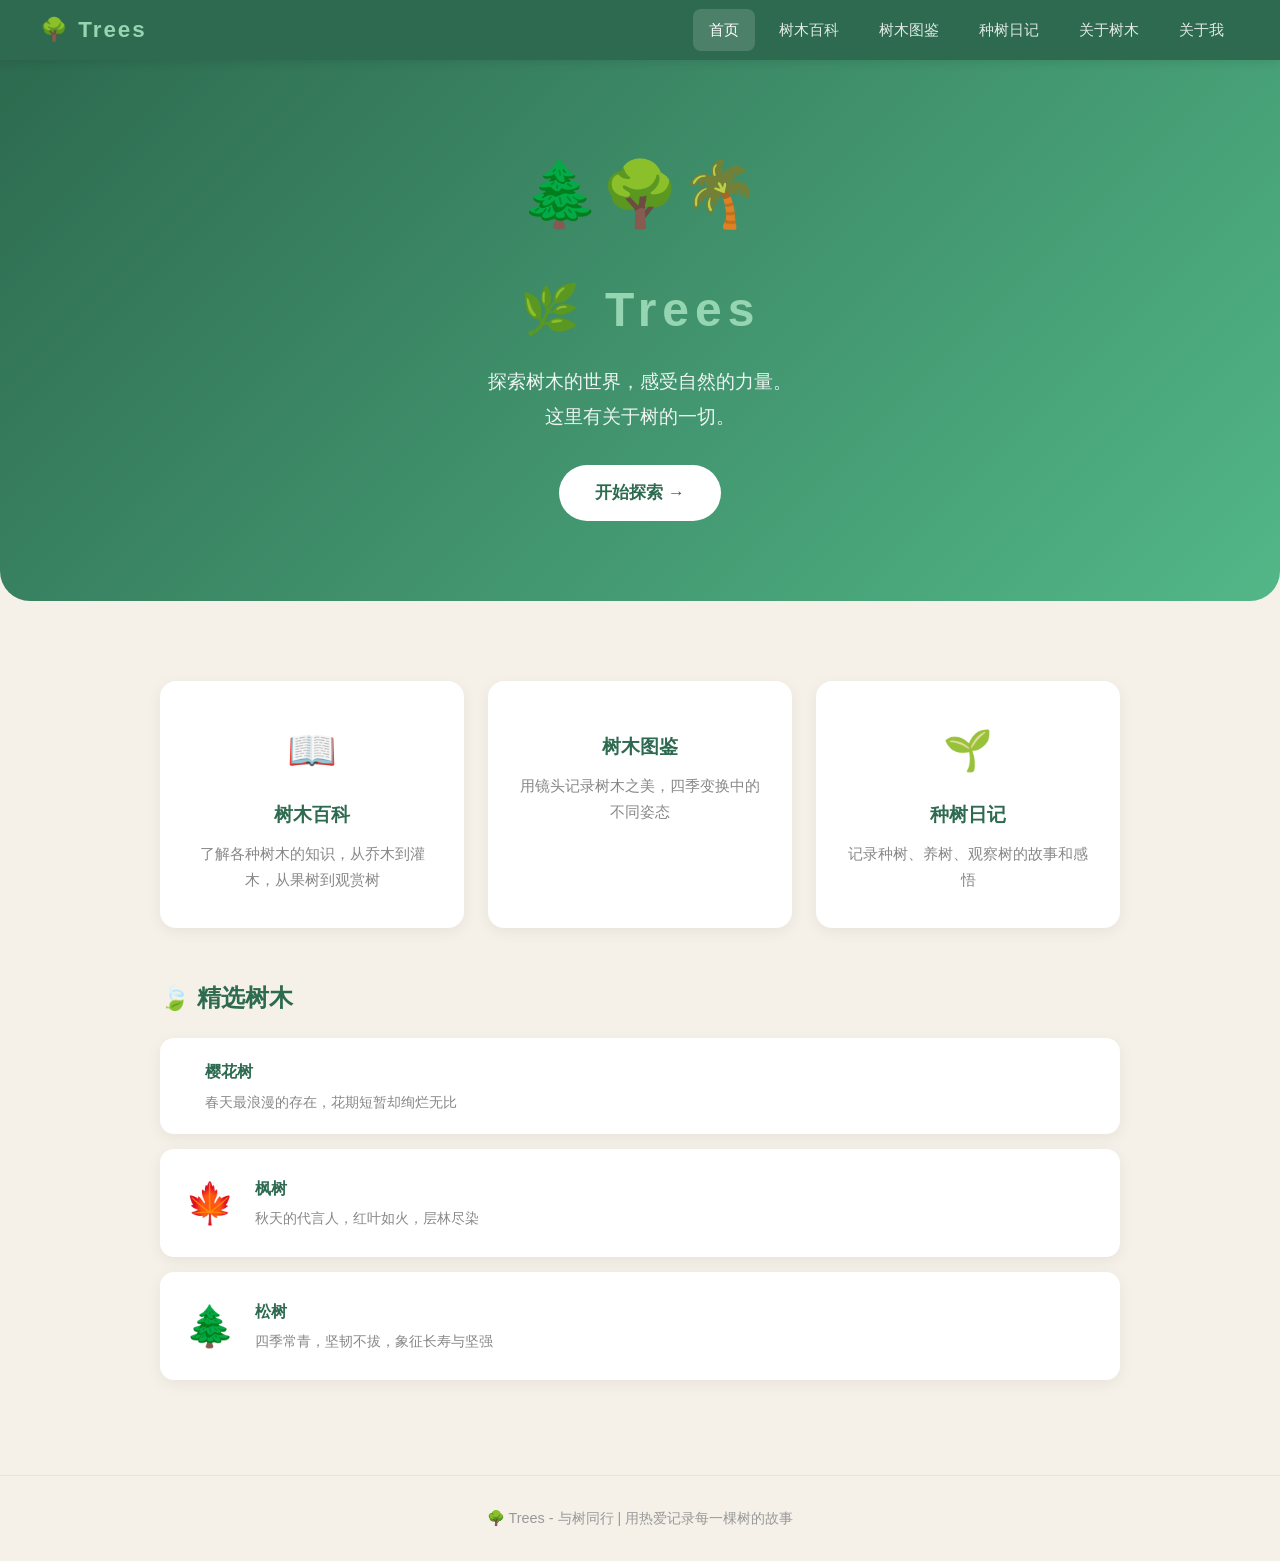
<file: index.html>
<!DOCTYPE html>
<html lang="zh-CN">
<head>
    <meta charset="UTF-8">
    <meta name="viewport" content="width=device-width, initial-scale=1.0">
    <title>Trees - 与树同行</title>
    <link rel="icon" type="image/png" href="favicon.png">
    <link rel="stylesheet" href="styles.css">
    <style>
        /* 首页特殊样式 */
        .hero {
            background: linear-gradient(135deg, #2D6A4F 0%, #40916C 50%, #52B788 100%);
            padding: 80px 40px;
            text-align: center;
            color: white;
            border-radius: 0 0 30px 30px;
        }
        .hero h1 {
            font-size: 3em;
            letter-spacing: 6px;
            margin-bottom: 15px;
        }
        .hero h1 span { color: #95D5B2; }
        .hero p {
            font-size: 1.2em;
            opacity: 0.9;
            max-width: 500px;
            margin: 0 auto 30px;
            line-height: 1.8;
        }
        .hero .tree-emoji {
            font-size: 4em;
            margin-bottom: 20px;
        }
        .hero-btn {
            display: inline-block;
            padding: 14px 36px;
            background: white;
            color: #2D6A4F;
            border-radius: 30px;
            font-size: 1.05em;
            font-weight: bold;
            transition: all 0.3s;
        }
        .hero-btn:hover {
            transform: scale(1.05);
            box-shadow: 0 5px 20px rgba(0,0,0,0.2);
        }

        /* 特色板块 */
        .features {
            display: grid;
            grid-template-columns: repeat(3, 1fr);
            gap: 24px;
            margin-top: 40px;
        }
        @media (max-width: 700px) {
            .features { grid-template-columns: 1fr; }
        }
        .feature-card {
            background: white;
            border-radius: 16px;
            padding: 35px 25px;
            text-align: center;
            box-shadow: 0 4px 15px rgba(0,0,0,0.06);
            transition: transform 0.2s;
        }
        .feature-card:hover { transform: translateY(-5px); }
        .feature-card .icon { font-size: 2.5em; margin-bottom: 15px; }
        .feature-card h3 { color: #2D6A4F; margin-bottom: 10px; }
        .feature-card p { color: #888; font-size: 0.95em; }

        /* 精选树木 */
        .featured-trees {
            margin-top: 50px;
        }
        .featured-trees h2 {
            color: #2D6A4F;
            font-size: 1.5em;
            margin-bottom: 20px;
        }
        .tree-card {
            display: flex;
            align-items: center;
            gap: 20px;
            background: white;
            border-radius: 14px;
            padding: 20px 25px;
            margin-bottom: 15px;
            box-shadow: 0 4px 15px rgba(0,0,0,0.06);
            transition: transform 0.2s;
        }
        .tree-card:hover { transform: translateX(5px); }
        .tree-card .tree-icon { font-size: 2.5em; }
        .tree-card .tree-info h4 { color: #2D6A4F; margin-bottom: 4px; }
        .tree-card .tree-info p { color: #888; font-size: 0.9em; }
    </style>
</head>
<body>
    <!-- 导航栏 -->
    <div class="navbar">
        <div class="logo">🌳 <span>Trees</span></div>
        <nav>
            <a href="index.html" class="active">首页</a>
            <a href="wiki.html">树木百科</a>
            <a href="gallery.html">树木图鉴</a>
            <a href="blog.html">种树日记</a>
            <a href="about-trees.html">关于树木</a>
            <a href="about.html">关于我</a>
        </nav>
    </div>

    <!-- 首页大图 -->
    <div class="hero">
        <div class="tree-emoji">🌲🌳🌴</div>
        <h1>🌿 <span>Trees</span></h1>
        <p>探索树木的世界，感受自然的力量。<br>这里有关于树的一切。</p>
        <a href="wiki.html" class="hero-btn">开始探索 →</a>
    </div>

    <!-- 特色板块 -->
    <div class="page-container">
        <div class="features">
            <a href="wiki.html" class="feature-card">
                <div class="icon">📖</div>
                <h3>树木百科</h3>
                <p>了解各种树木的知识，从乔木到灌木，从果树到观赏树</p>
            </a>
            <a href="gallery.html" class="feature-card">
                <div class="icon"></div>
                <h3>树木图鉴</h3>
                <p>用镜头记录树木之美，四季变换中的不同姿态</p>
            </a>
            <a href="blog.html" class="feature-card">
                <div class="icon">🌱</div>
                <h3>种树日记</h3>
                <p>记录种树、养树、观察树的故事和感悟</p>
            </a>
        </div>

        <!-- 精选树木 -->
        <div class="featured-trees">
            <h2>🍃 精选树木</h2>
            <div class="tree-card">
                <div class="tree-icon"></div>
                <div class="tree-info">
                    <h4>樱花树</h4>
                    <p>春天最浪漫的存在，花期短暂却绚烂无比</p>
                </div>
            </div>
            <div class="tree-card">
                <div class="tree-icon">🍁</div>
                <div class="tree-info">
                    <h4>枫树</h4>
                    <p>秋天的代言人，红叶如火，层林尽染</p>
                </div>
            </div>
            <div class="tree-card">
                <div class="tree-icon">🌲</div>
                <div class="tree-info">
                    <h4>松树</h4>
                    <p>四季常青，坚韧不拔，象征长寿与坚强</p>
                </div>
            </div>
        </div>
    </div>

    <!-- 页脚 -->
    <div class="footer">
        <p>🌳 Trees - 与树同行 | 用热爱记录每一棵树的故事</p>
    </div>
</body>
</html>
</file>
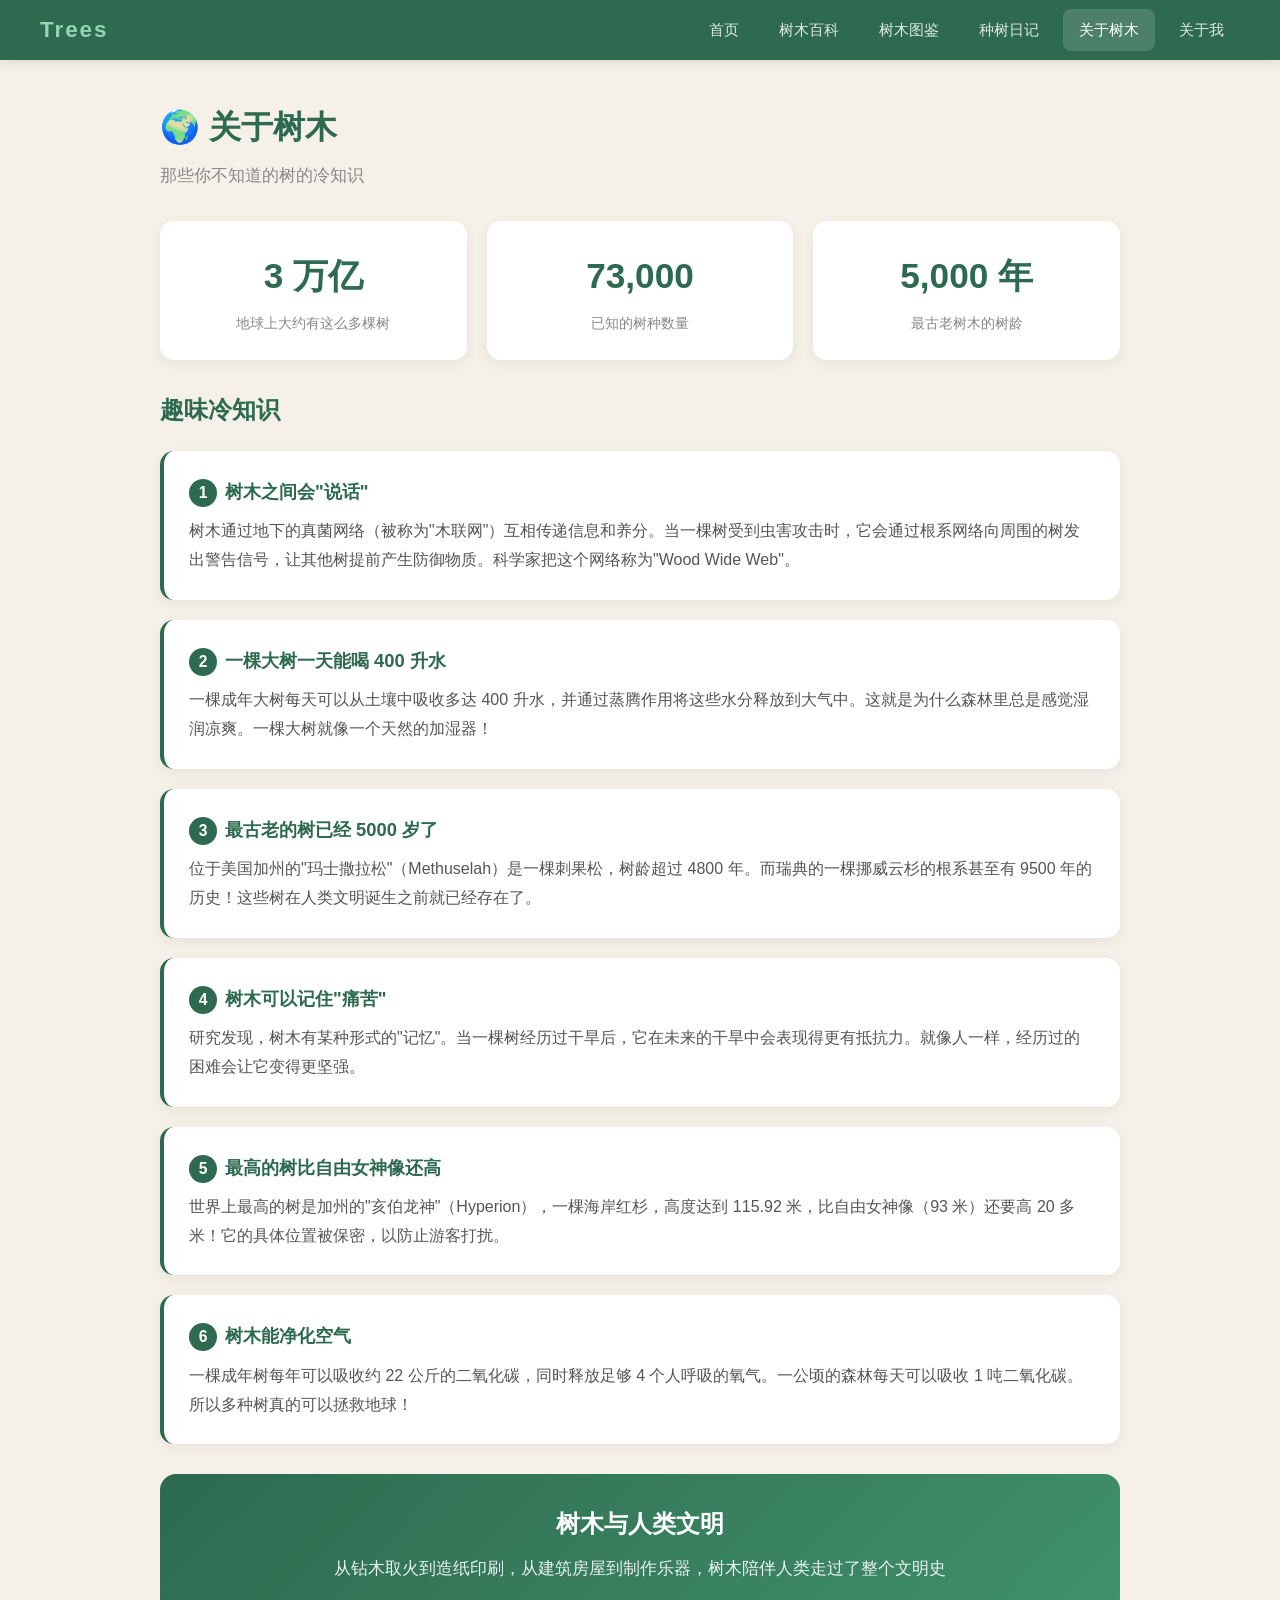
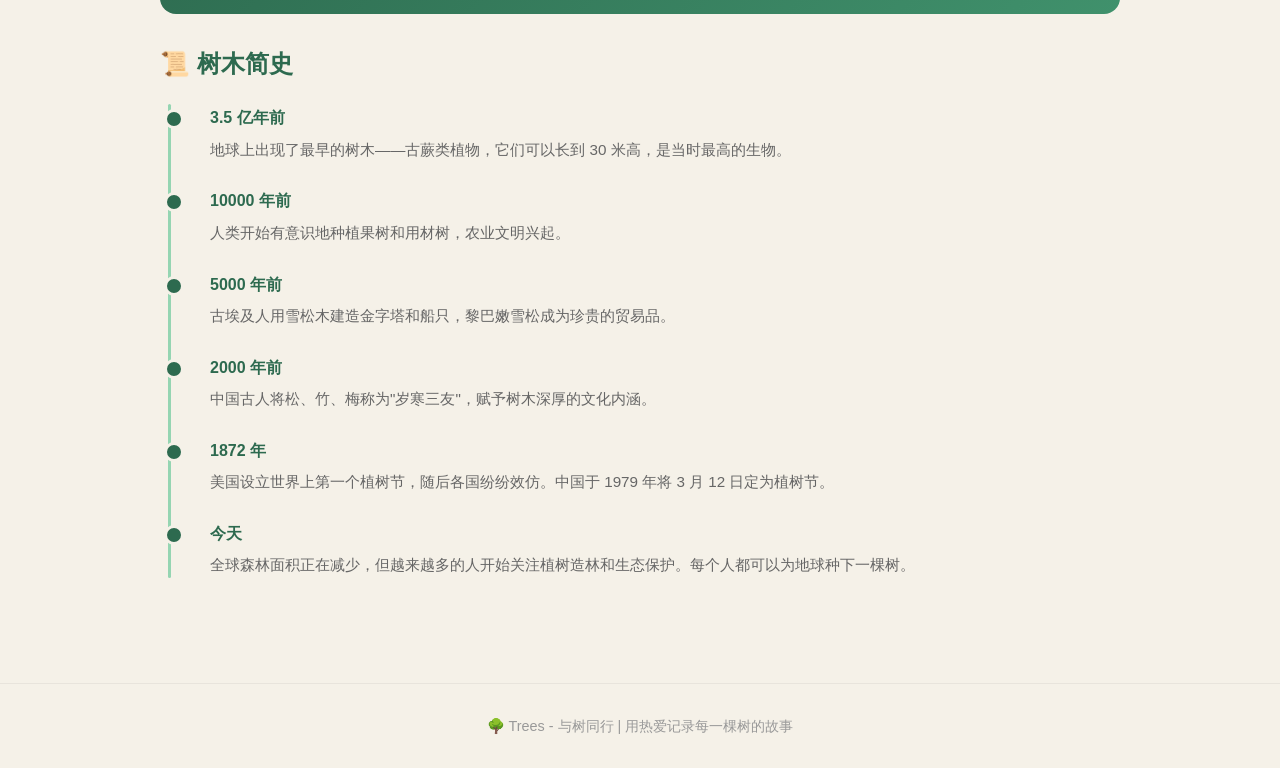
<file: about-trees.html>
<!DOCTYPE html>
<html lang="zh-CN">
<head>
    <meta charset="UTF-8">
    <meta name="viewport" content="width=device-width, initial-scale=1.0">
    <title>关于树木 - Trees</title>
    <link rel="icon" type="image/png" href="favicon.png">
    <link rel="stylesheet" href="styles.css">
    <style>
        .fact-card {
            background: white;
            border-radius: 14px;
            padding: 25px;
            margin-bottom: 20px;
            box-shadow: 0 4px 15px rgba(0,0,0,0.06);
            border-left: 4px solid #2D6A4F;
        }
        .fact-card h3 {
            color: #2D6A4F;
            font-size: 1.15em;
            margin-bottom: 10px;
        }
        .fact-card p {
            color: #555;
            line-height: 1.8;
        }
        .fact-number {
            display: inline-block;
            background: #2D6A4F;
            color: white;
            width: 28px;
            height: 28px;
            border-radius: 50%;
            text-align: center;
            line-height: 28px;
            font-size: 0.85em;
            margin-right: 8px;
        }
        .highlight-box {
            background: linear-gradient(135deg, #2D6A4F, #40916C);
            color: white;
            border-radius: 16px;
            padding: 30px;
            margin: 30px 0;
            text-align: center;
        }
        .highlight-box h2 {
            font-size: 1.5em;
            margin-bottom: 10px;
        }
        .highlight-box p {
            opacity: 0.9;
            font-size: 1.05em;
        }
        .stats-row {
            display: grid;
            grid-template-columns: repeat(3, 1fr);
            gap: 20px;
            margin: 30px 0;
        }
        @media (max-width: 700px) {
            .stats-row { grid-template-columns: 1fr; }
        }
        .stat-card {
            background: white;
            border-radius: 14px;
            padding: 25px;
            text-align: center;
            box-shadow: 0 4px 15px rgba(0,0,0,0.06);
        }
        .stat-card .number {
            font-size: 2.2em;
            font-weight: bold;
            color: #2D6A4F;
        }
        .stat-card .label {
            color: #888;
            font-size: 0.9em;
            margin-top: 5px;
        }
        .timeline {
            position: relative;
            padding-left: 30px;
        }
        .timeline::before {
            content: '';
            position: absolute;
            left: 8px;
            top: 0;
            bottom: 0;
            width: 3px;
            background: #95D5B2;
            border-radius: 2px;
        }
        .timeline-item {
            position: relative;
            margin-bottom: 25px;
            padding-left: 20px;
        }
        .timeline-item::before {
            content: '';
            position: absolute;
            left: -26px;
            top: 5px;
            width: 14px;
            height: 14px;
            background: #2D6A4F;
            border-radius: 50%;
            border: 3px solid #F5F1E8;
        }
        .timeline-item h4 {
            color: #2D6A4F;
            margin-bottom: 5px;
        }
        .timeline-item p {
            color: #666;
            font-size: 0.95em;
        }
    </style>
</head>
<body>
    <div class="navbar">
        <div class="logo"> <span>Trees</span></div>
        <nav>
            <a href="index.html">首页</a>
            <a href="wiki.html">树木百科</a>
            <a href="gallery.html">树木图鉴</a>
            <a href="blog.html">种树日记</a>
            <a href="about-trees.html" class="active">关于树木</a>
            <a href="about.html">关于我</a>
        </nav>
    </div>

    <div class="page-container">
        <h1 class="page-title">🌍 关于树木</h1>
        <p class="page-subtitle">那些你不知道的树的冷知识</p>

        <!-- 数据统计 -->
        <div class="stats-row">
            <div class="stat-card">
                <div class="number">3 万亿</div>
                <div class="label">地球上大约有这么多棵树</div>
            </div>
            <div class="stat-card">
                <div class="number">73,000</div>
                <div class="label">已知的树种数量</div>
            </div>
            <div class="stat-card">
                <div class="number">5,000 年</div>
                <div class="label">最古老树木的树龄</div>
            </div>
        </div>

        <!-- 趣味冷知识 -->
        <h2 style="color: #2D6A4F; margin: 30px 0 20px;"> 趣味冷知识</h2>

        <div class="fact-card">
            <h3><span class="fact-number">1</span>树木之间会"说话"</h3>
            <p>树木通过地下的真菌网络（被称为"木联网"）互相传递信息和养分。当一棵树受到虫害攻击时，它会通过根系网络向周围的树发出警告信号，让其他树提前产生防御物质。科学家把这个网络称为"Wood Wide Web"。</p>
        </div>

        <div class="fact-card">
            <h3><span class="fact-number">2</span>一棵大树一天能喝 400 升水</h3>
            <p>一棵成年大树每天可以从土壤中吸收多达 400 升水，并通过蒸腾作用将这些水分释放到大气中。这就是为什么森林里总是感觉湿润凉爽。一棵大树就像一个天然的加湿器！</p>
        </div>

        <div class="fact-card">
            <h3><span class="fact-number">3</span>最古老的树已经 5000 岁了</h3>
            <p>位于美国加州的"玛士撒拉松"（Methuselah）是一棵刺果松，树龄超过 4800 年。而瑞典的一棵挪威云杉的根系甚至有 9500 年的历史！这些树在人类文明诞生之前就已经存在了。</p>
        </div>

        <div class="fact-card">
            <h3><span class="fact-number">4</span>树木可以记住"痛苦"</h3>
            <p>研究发现，树木有某种形式的"记忆"。当一棵树经历过干旱后，它在未来的干旱中会表现得更有抵抗力。就像人一样，经历过的困难会让它变得更坚强。</p>
        </div>

        <div class="fact-card">
            <h3><span class="fact-number">5</span>最高的树比自由女神像还高</h3>
            <p>世界上最高的树是加州的"亥伯龙神"（Hyperion），一棵海岸红杉，高度达到 115.92 米，比自由女神像（93 米）还要高 20 多米！它的具体位置被保密，以防止游客打扰。</p>
        </div>

        <div class="fact-card">
            <h3><span class="fact-number">6</span>树木能净化空气</h3>
            <p>一棵成年树每年可以吸收约 22 公斤的二氧化碳，同时释放足够 4 个人呼吸的氧气。一公顷的森林每天可以吸收 1 吨二氧化碳。所以多种树真的可以拯救地球！</p>
        </div>

        <!-- 树木与人类 -->
        <div class="highlight-box">
            <h2> 树木与人类文明</h2>
            <p>从钻木取火到造纸印刷，从建筑房屋到制作乐器，树木陪伴人类走过了整个文明史</p>
        </div>

        <h2 style="color: #2D6A4F; margin: 30px 0 20px;">📜 树木简史</h2>

        <div class="timeline">
            <div class="timeline-item">
                <h4>3.5 亿年前</h4>
                <p>地球上出现了最早的树木——古蕨类植物，它们可以长到 30 米高，是当时最高的生物。</p>
            </div>
            <div class="timeline-item">
                <h4>10000 年前</h4>
                <p>人类开始有意识地种植果树和用材树，农业文明兴起。</p>
            </div>
            <div class="timeline-item">
                <h4>5000 年前</h4>
                <p>古埃及人用雪松木建造金字塔和船只，黎巴嫩雪松成为珍贵的贸易品。</p>
            </div>
            <div class="timeline-item">
                <h4>2000 年前</h4>
                <p>中国古人将松、竹、梅称为"岁寒三友"，赋予树木深厚的文化内涵。</p>
            </div>
            <div class="timeline-item">
                <h4>1872 年</h4>
                <p>美国设立世界上第一个植树节，随后各国纷纷效仿。中国于 1979 年将 3 月 12 日定为植树节。</p>
            </div>
            <div class="timeline-item">
                <h4>今天</h4>
                <p>全球森林面积正在减少，但越来越多的人开始关注植树造林和生态保护。每个人都可以为地球种下一棵树。</p>
            </div>
        </div>
    </div>

    <div class="footer">
        <p>🌳 Trees - 与树同行 | 用热爱记录每一棵树的故事</p>
    </div>
</body>
</html>
</file>
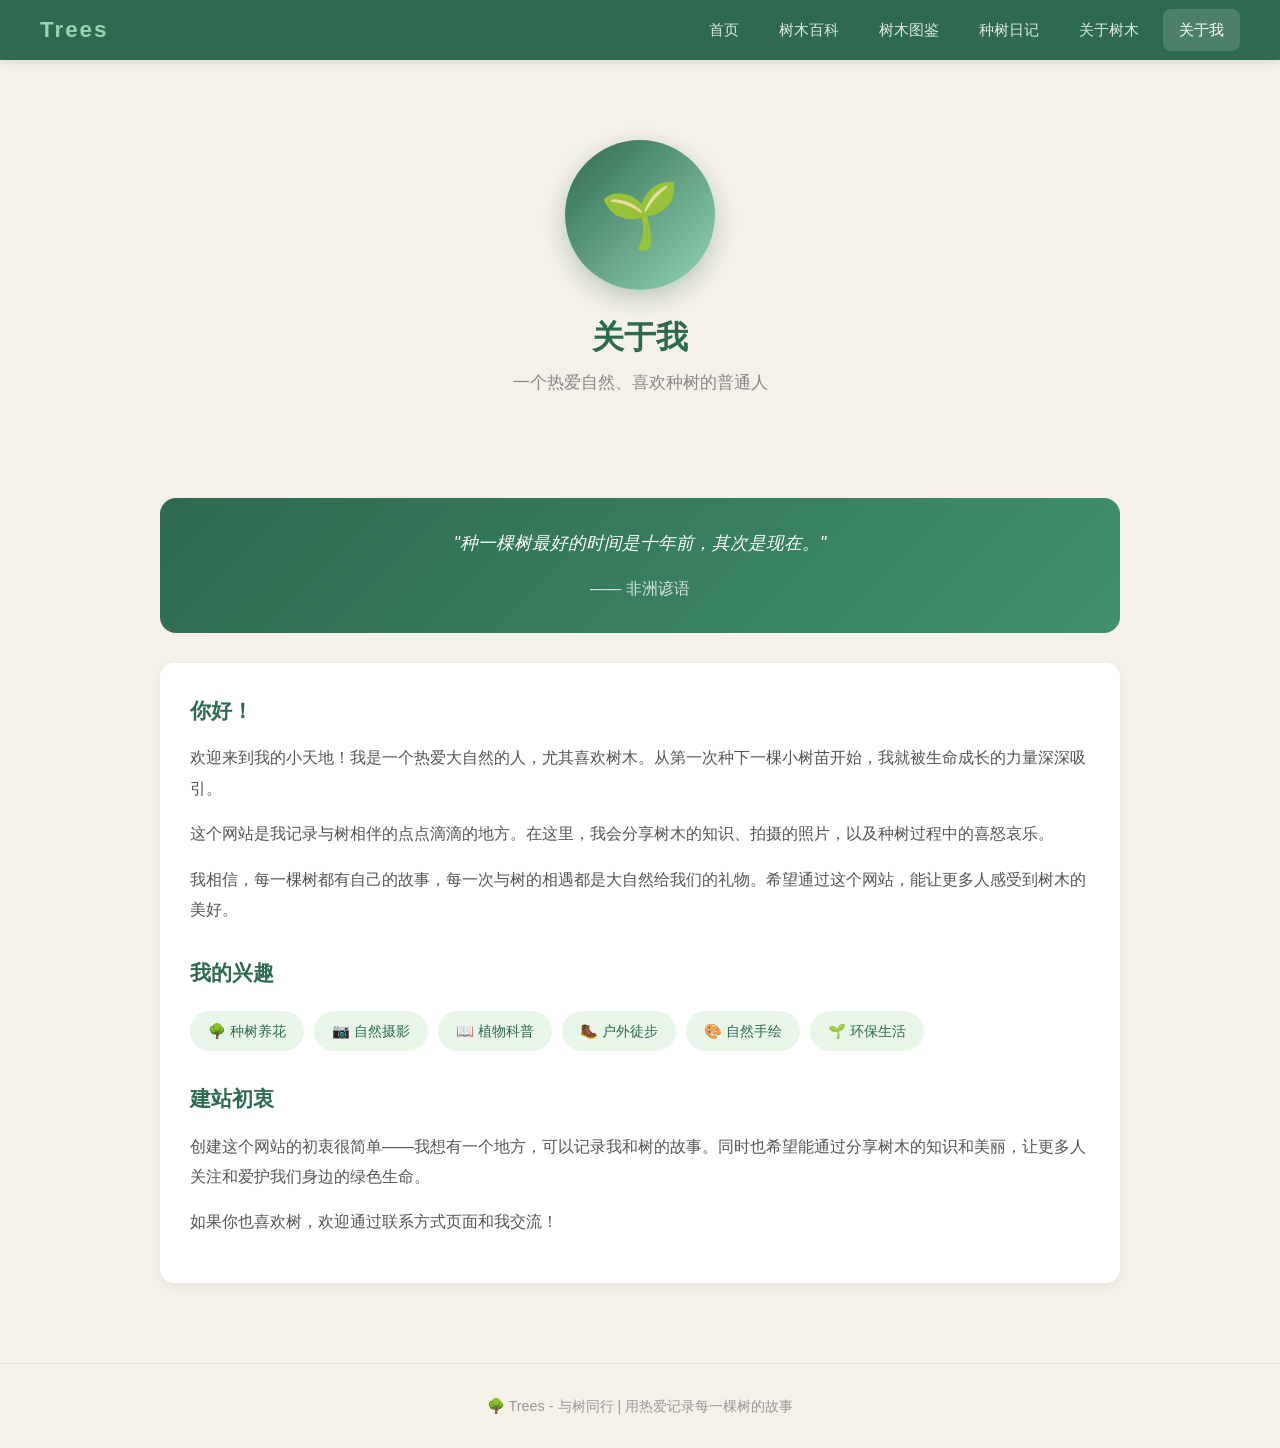
<file: about.html>
<!DOCTYPE html>
<html lang="zh-CN">
<head>
    <meta charset="UTF-8">
    <meta name="viewport" content="width=device-width, initial-scale=1.0">
    <title>关于我 - Trees</title>
    <link rel="icon" type="image/png" href="favicon.png">
    <link rel="stylesheet" href="styles.css">
    <style>
        .about-hero {
            text-align: center;
            padding: 40px 0;
        }
        .avatar-placeholder {
            width: 150px;
            height: 150px;
            border-radius: 50%;
            background: linear-gradient(135deg, #2D6A4F, #95D5B2);
            display: flex;
            align-items: center;
            justify-content: center;
            font-size: 4em;
            margin: 0 auto 20px;
            box-shadow: 0 8px 25px rgba(45,106,79,0.3);
        }
        .about-content {
            background: white;
            border-radius: 14px;
            padding: 30px;
            box-shadow: 0 4px 15px rgba(0,0,0,0.06);
        }
        .about-content h2 {
            color: #2D6A4F;
            margin-bottom: 15px;
            font-size: 1.3em;
        }
        .about-content p {
            color: #555;
            line-height: 1.9;
            margin-bottom: 15px;
        }
        .interests {
            display: flex;
            gap: 10px;
            flex-wrap: wrap;
            margin-top: 20px;
        }
        .interest-tag {
            padding: 8px 18px;
            background: #E8F5E9;
            color: #2D6A4F;
            border-radius: 20px;
            font-size: 0.9em;
        }
        .quote-box {
            background: linear-gradient(135deg, #2D6A4F, #40916C);
            color: white;
            border-radius: 16px;
            padding: 30px;
            margin: 30px 0;
            text-align: center;
            font-style: italic;
            font-size: 1.1em;
            line-height: 1.8;
        }
        .quote-box .author {
            margin-top: 15px;
            font-style: normal;
            font-size: 0.9em;
            opacity: 0.8;
        }
    </style>
</head>
<body>
    <div class="navbar">
        <div class="logo"> <span>Trees</span></div>
        <nav>
            <a href="index.html">首页</a>
            <a href="wiki.html">树木百科</a>
            <a href="gallery.html">树木图鉴</a>
            <a href="blog.html">种树日记</a>
            <a href="about-trees.html">关于树木</a>
            <a href="about.html" class="active">关于我</a>
        </nav>
    </div>

    <div class="page-container">
        <div class="about-hero">
            <div class="avatar-placeholder">🌱</div>
            <h1 class="page-title" style="margin-bottom: 5px;">关于我</h1>
            <p class="page-subtitle">一个热爱自然、喜欢种树的普通人</p>
        </div>

        <div class="quote-box">
            "种一棵树最好的时间是十年前，其次是现在。"
            <div class="author">—— 非洲谚语</div>
        </div>

        <div class="about-content">
            <h2> 你好！</h2>
            <p>欢迎来到我的小天地！我是一个热爱大自然的人，尤其喜欢树木。从第一次种下一棵小树苗开始，我就被生命成长的力量深深吸引。</p>
            <p>这个网站是我记录与树相伴的点点滴滴的地方。在这里，我会分享树木的知识、拍摄的照片，以及种树过程中的喜怒哀乐。</p>
            <p>我相信，每一棵树都有自己的故事，每一次与树的相遇都是大自然给我们的礼物。希望通过这个网站，能让更多人感受到树木的美好。</p>

            <h2 style="margin-top: 30px;"> 我的兴趣</h2>
            <div class="interests">
                <span class="interest-tag">🌳 种树养花</span>
                <span class="interest-tag">📷 自然摄影</span>
                <span class="interest-tag">📖 植物科普</span>
                <span class="interest-tag">🥾 户外徒步</span>
                <span class="interest-tag">🎨 自然手绘</span>
                <span class="interest-tag">🌱 环保生活</span>
            </div>

            <h2 style="margin-top: 30px;"> 建站初衷</h2>
            <p>创建这个网站的初衷很简单——我想有一个地方，可以记录我和树的故事。同时也希望能通过分享树木的知识和美丽，让更多人关注和爱护我们身边的绿色生命。</p>
            <p>如果你也喜欢树，欢迎通过联系方式页面和我交流！</p>
        </div>
    </div>

    <div class="footer">
        <p>🌳 Trees - 与树同行 | 用热爱记录每一棵树的故事</p>
    </div>
</body>
</html>
</file>
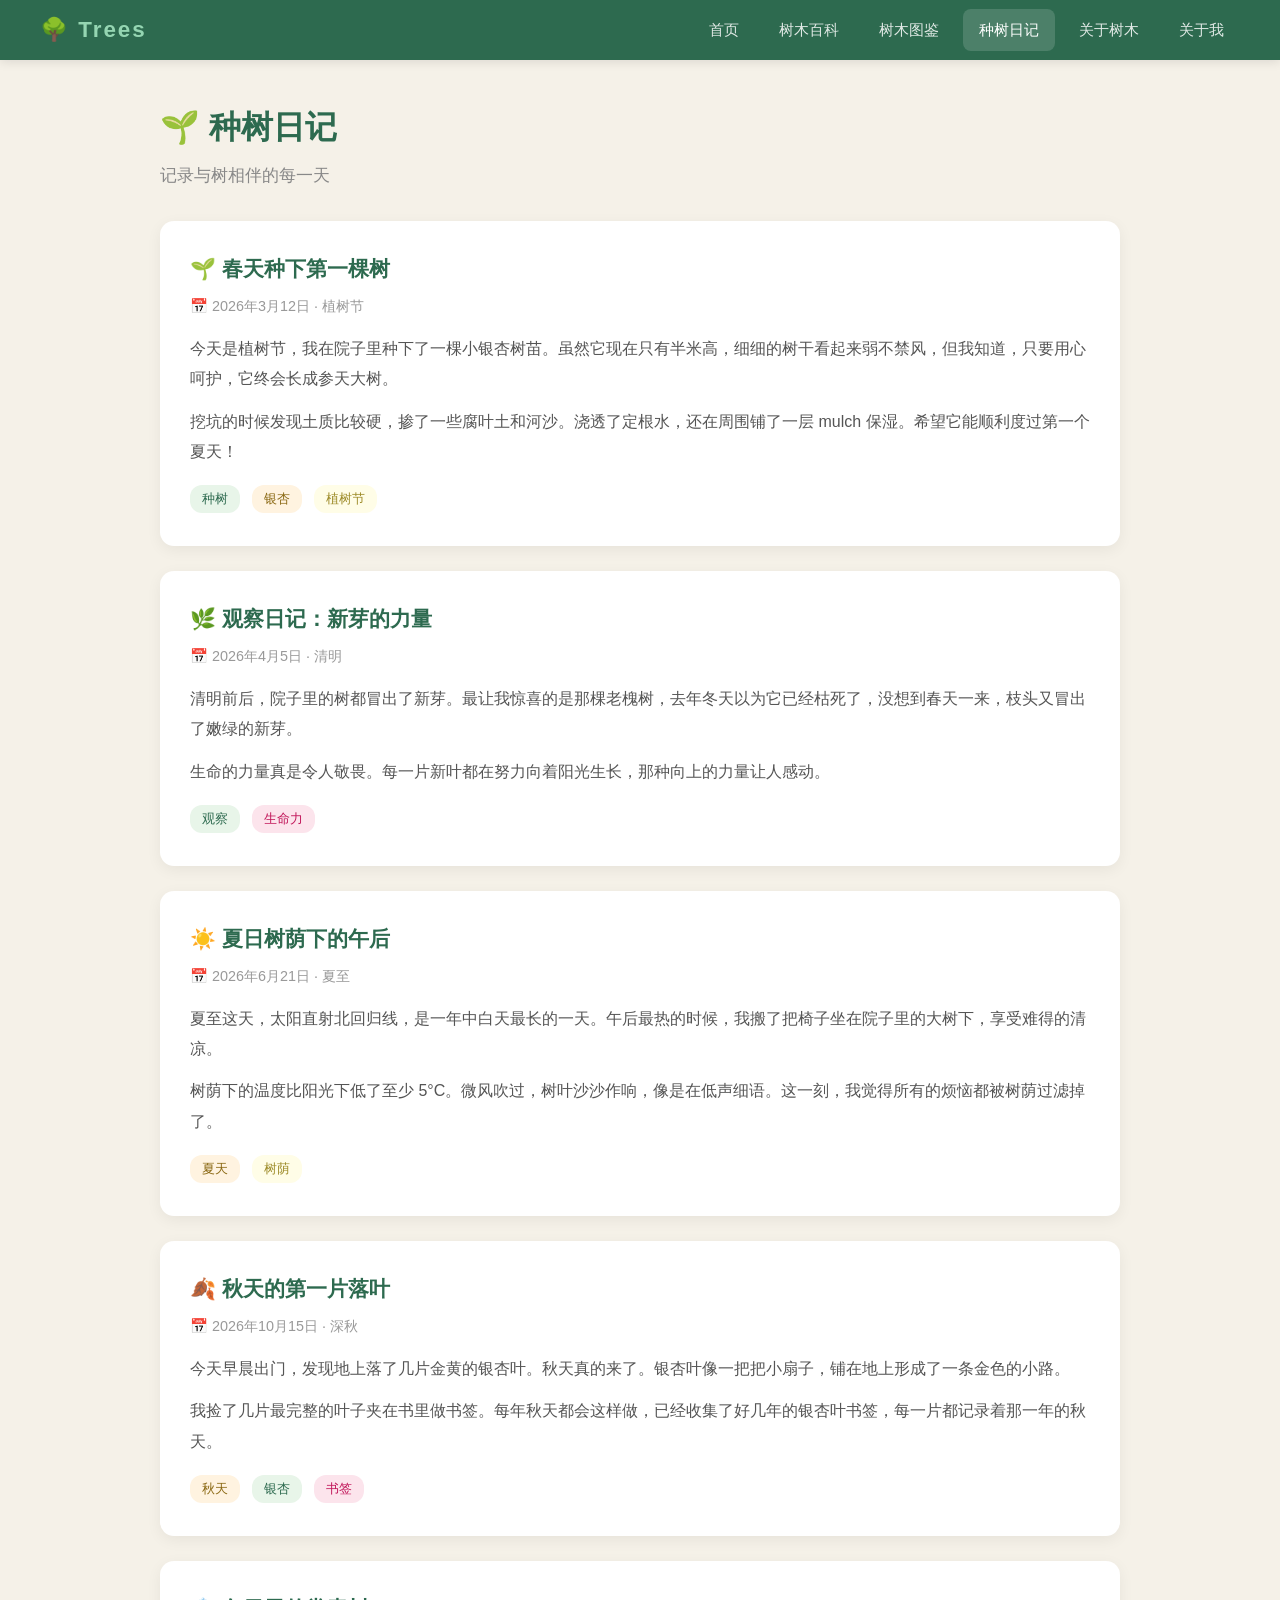
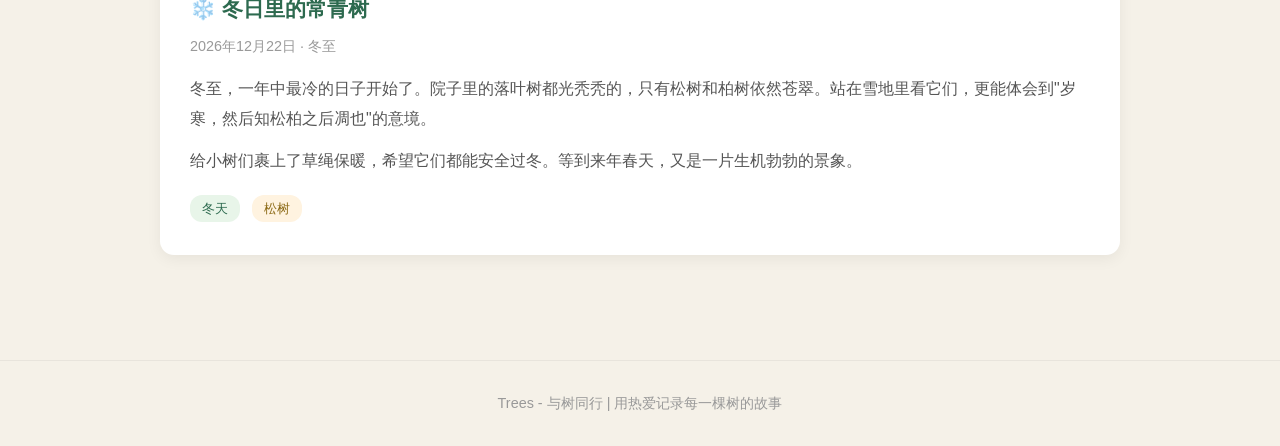
<file: blog.html>
<!DOCTYPE html>
<html lang="zh-CN">
<head>
    <meta charset="UTF-8">
    <meta name="viewport" content="width=device-width, initial-scale=1.0">
    <title>种树日记 - Trees</title>
    <link rel="icon" type="image/png" href="favicon.png">
    <link rel="stylesheet" href="styles.css">
    <style>
        .blog-post {
            background: white;
            border-radius: 14px;
            padding: 30px;
            margin-bottom: 25px;
            box-shadow: 0 4px 15px rgba(0,0,0,0.06);
            transition: transform 0.2s;
        }
        .blog-post:hover {
            transform: translateY(-2px);
            box-shadow: 0 8px 25px rgba(0,0,0,0.1);
        }
        .blog-post h3 {
            color: #2D6A4F;
            font-size: 1.3em;
            margin-bottom: 8px;
        }
        .blog-date {
            color: #999;
            font-size: 0.9em;
            margin-bottom: 15px;
            display: flex;
            align-items: center;
            gap: 8px;
        }
        .blog-content {
            color: #555;
            line-height: 1.9;
            font-size: 1em;
        }
        .blog-content p {
            margin-bottom: 12px;
        }
        .read-more {
            display: inline-block;
            margin-top: 10px;
            color: #2D6A4F;
            font-weight: bold;
            font-size: 0.9em;
        }
        .read-more:hover {
            text-decoration: underline;
        }
        .post-tags {
            margin-top: 15px;
            display: flex;
            gap: 8px;
            flex-wrap: wrap;
        }
    </style>
</head>
<body>
    <div class="navbar">
        <div class="logo">🌳 <span>Trees</span></div>
        <nav>
            <a href="index.html">首页</a>
            <a href="wiki.html">树木百科</a>
            <a href="gallery.html">树木图鉴</a>
            <a href="blog.html" class="active">种树日记</a>
            <a href="about-trees.html">关于树木</a>
            <a href="about.html">关于我</a>
        </nav>
    </div>

    <div class="page-container">
        <h1 class="page-title">🌱 种树日记</h1>
        <p class="page-subtitle">记录与树相伴的每一天</p>

        <div class="blog-post">
            <h3>🌱 春天种下第一棵树</h3>
            <div class="blog-date">📅 2026年3月12日 · 植树节</div>
            <div class="blog-content">
                <p>今天是植树节，我在院子里种下了一棵小银杏树苗。虽然它现在只有半米高，细细的树干看起来弱不禁风，但我知道，只要用心呵护，它终会长成参天大树。</p>
                <p>挖坑的时候发现土质比较硬，掺了一些腐叶土和河沙。浇透了定根水，还在周围铺了一层 mulch 保湿。希望它能顺利度过第一个夏天！</p>
            </div>
            <div class="post-tags">
                <span class="tag tag-green">种树</span>
                <span class="tag tag-brown">银杏</span>
                <span class="tag tag-yellow">植树节</span>
            </div>
        </div>

        <div class="blog-post">
            <h3>🌿 观察日记：新芽的力量</h3>
            <div class="blog-date">📅 2026年4月5日 · 清明</div>
            <div class="blog-content">
                <p>清明前后，院子里的树都冒出了新芽。最让我惊喜的是那棵老槐树，去年冬天以为它已经枯死了，没想到春天一来，枝头又冒出了嫩绿的新芽。</p>
                <p>生命的力量真是令人敬畏。每一片新叶都在努力向着阳光生长，那种向上的力量让人感动。</p>
            </div>
            <div class="post-tags">
                <span class="tag tag-green">观察</span>
                <span class="tag tag-pink">生命力</span>
            </div>
        </div>

        <div class="blog-post">
            <h3>☀️ 夏日树荫下的午后</h3>
            <div class="blog-date">📅 2026年6月21日 · 夏至</div>
            <div class="blog-content">
                <p>夏至这天，太阳直射北回归线，是一年中白天最长的一天。午后最热的时候，我搬了把椅子坐在院子里的大树下，享受难得的清凉。</p>
                <p>树荫下的温度比阳光下低了至少 5°C。微风吹过，树叶沙沙作响，像是在低声细语。这一刻，我觉得所有的烦恼都被树荫过滤掉了。</p>
            </div>
            <div class="post-tags">
                <span class="tag tag-brown">夏天</span>
                <span class="tag tag-yellow">树荫</span>
            </div>
        </div>

        <div class="blog-post">
            <h3>🍂 秋天的第一片落叶</h3>
            <div class="blog-date">📅 2026年10月15日 · 深秋</div>
            <div class="blog-content">
                <p>今天早晨出门，发现地上落了几片金黄的银杏叶。秋天真的来了。银杏叶像一把把小扇子，铺在地上形成了一条金色的小路。</p>
                <p>我捡了几片最完整的叶子夹在书里做书签。每年秋天都会这样做，已经收集了好几年的银杏叶书签，每一片都记录着那一年的秋天。</p>
            </div>
            <div class="post-tags">
                <span class="tag tag-brown">秋天</span>
                <span class="tag tag-green">银杏</span>
                <span class="tag tag-pink">书签</span>
            </div>
        </div>

        <div class="blog-post">
            <h3>❄️ 冬日里的常青树</h3>
            <div class="blog-date"> 2026年12月22日 · 冬至</div>
            <div class="blog-content">
                <p>冬至，一年中最冷的日子开始了。院子里的落叶树都光秃秃的，只有松树和柏树依然苍翠。站在雪地里看它们，更能体会到"岁寒，然后知松柏之后凋也"的意境。</p>
                <p>给小树们裹上了草绳保暖，希望它们都能安全过冬。等到来年春天，又是一片生机勃勃的景象。</p>
            </div>
            <div class="post-tags">
                <span class="tag tag-green">冬天</span>
                <span class="tag tag-brown">松树</span>
            </div>
        </div>
    </div>

    <div class="footer">
        <p> Trees - 与树同行 | 用热爱记录每一棵树的故事</p>
    </div>
</body>
</html>
</file>
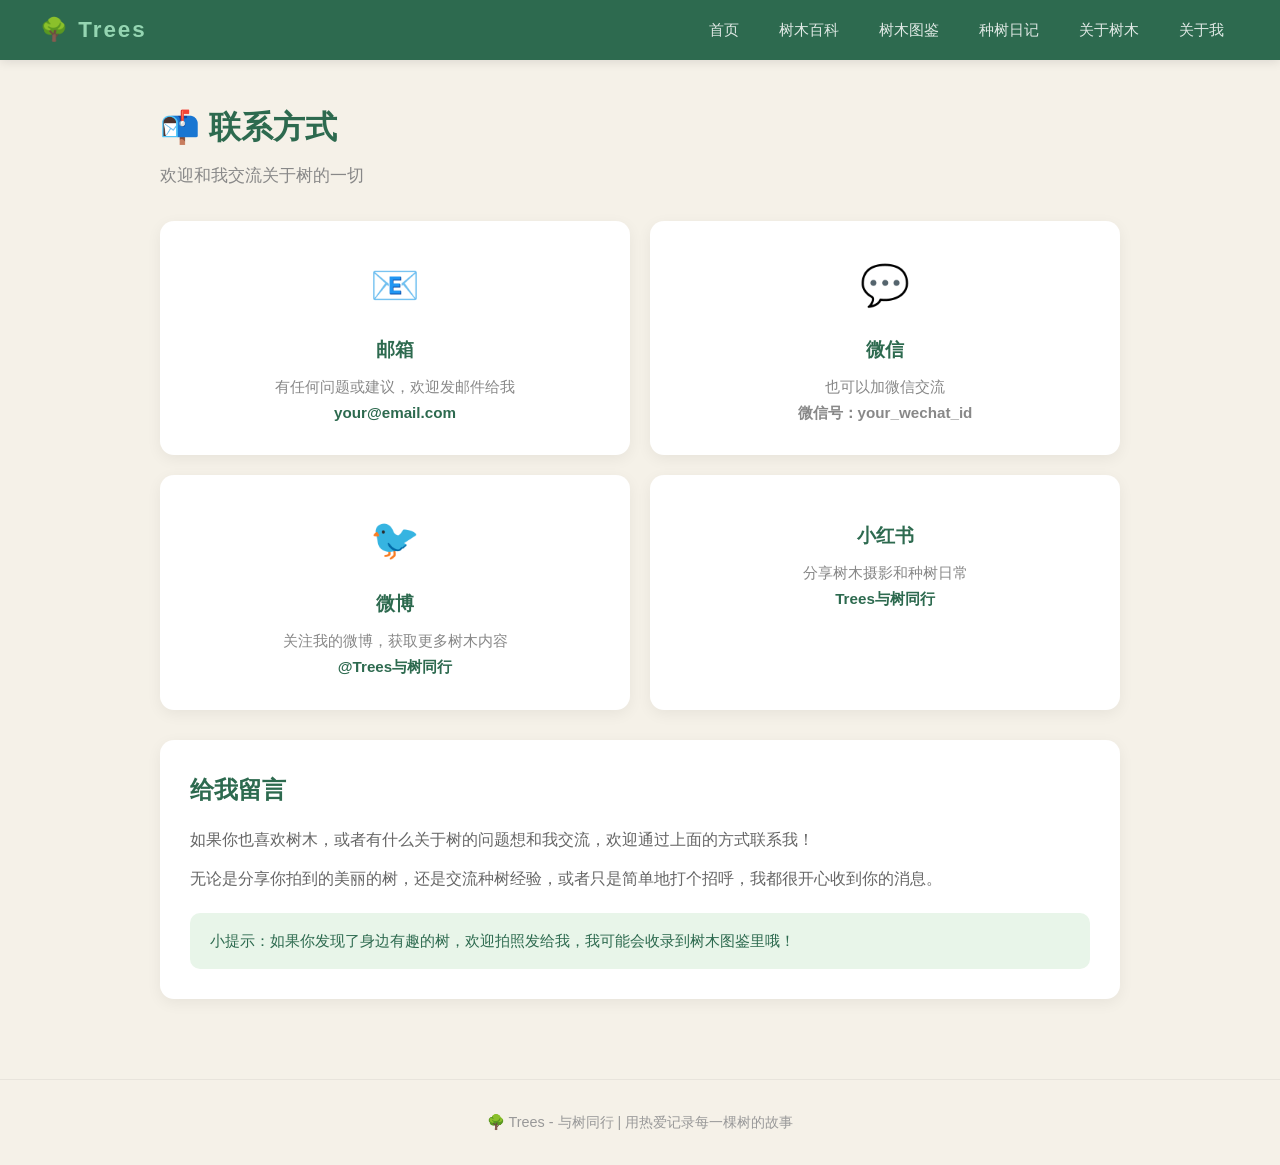
<file: contact.html>
<!DOCTYPE html>
<html lang="zh-CN">
<head>
    <meta charset="UTF-8">
    <meta name="viewport" content="width=device-width, initial-scale=1.0">
    <title>联系方式 - Trees</title>
    <link rel="icon" type="image/png" href="favicon.png">
    <link rel="stylesheet" href="styles.css">
    <style>
        .contact-grid {
            display: grid;
            grid-template-columns: repeat(2, 1fr);
            gap: 20px;
            margin-top: 30px;
        }
        @media (max-width: 600px) {
            .contact-grid { grid-template-columns: 1fr; }
        }
        .contact-card {
            background: white;
            border-radius: 14px;
            padding: 30px;
            text-align: center;
            box-shadow: 0 4px 15px rgba(0,0,0,0.06);
            transition: transform 0.2s;
        }
        .contact-card:hover {
            transform: translateY(-3px);
        }
        .contact-card .icon {
            font-size: 2.5em;
            margin-bottom: 15px;
        }
        .contact-card h3 {
            color: #2D6A4F;
            margin-bottom: 8px;
        }
        .contact-card p {
            color: #888;
            font-size: 0.95em;
        }
        .contact-card a {
            color: #2D6A4F;
            font-weight: bold;
        }
        .contact-card a:hover {
            text-decoration: underline;
        }
        .message-box {
            background: white;
            border-radius: 14px;
            padding: 30px;
            margin-top: 30px;
            box-shadow: 0 4px 15px rgba(0,0,0,0.06);
        }
        .message-box h2 {
            color: #2D6A4F;
            margin-bottom: 15px;
        }
        .message-box p {
            color: #666;
            line-height: 1.8;
            margin-bottom: 10px;
        }
        .highlight-text {
            background: #E8F5E9;
            padding: 15px 20px;
            border-radius: 10px;
            margin-top: 20px;
            color: #2D6A4F;
            font-size: 0.95em;
        }
    </style>
</head>
<body>
    <div class="navbar">
        <div class="logo">🌳 <span>Trees</span></div>
        <nav>
            <a href="index.html">首页</a>
            <a href="wiki.html">树木百科</a>
            <a href="gallery.html">树木图鉴</a>
            <a href="blog.html">种树日记</a>
            <a href="about-trees.html">关于树木</a>
            <a href="about.html">关于我</a>
        </nav>
    </div>

    <div class="page-container">
        <h1 class="page-title">📬 联系方式</h1>
        <p class="page-subtitle">欢迎和我交流关于树的一切</p>

        <div class="contact-grid">
            <div class="contact-card">
                <div class="icon">📧</div>
                <h3>邮箱</h3>
                <p>有任何问题或建议，欢迎发邮件给我</p>
                <p><a href="mailto:your@email.com">your@email.com</a></p>
            </div>
            <div class="contact-card">
                <div class="icon">💬</div>
                <h3>微信</h3>
                <p>也可以加微信交流</p>
                <p><strong>微信号：your_wechat_id</strong></p>
            </div>
            <div class="contact-card">
                <div class="icon">🐦</div>
                <h3>微博</h3>
                <p>关注我的微博，获取更多树木内容</p>
                <p><a href="#">@Trees与树同行</a></p>
            </div>
            <div class="contact-card">
                <div class="icon"></div>
                <h3>小红书</h3>
                <p>分享树木摄影和种树日常</p>
                <p><a href="#">Trees与树同行</a></p>
            </div>
        </div>

        <div class="message-box">
            <h2> 给我留言</h2>
            <p>如果你也喜欢树木，或者有什么关于树的问题想和我交流，欢迎通过上面的方式联系我！</p>
            <p>无论是分享你拍到的美丽的树，还是交流种树经验，或者只是简单地打个招呼，我都很开心收到你的消息。</p>
            <div class="highlight-text">
                 小提示：如果你发现了身边有趣的树，欢迎拍照发给我，我可能会收录到树木图鉴里哦！
            </div>
        </div>
    </div>

    <div class="footer">
        <p>🌳 Trees - 与树同行 | 用热爱记录每一棵树的故事</p>
    </div>
</body>
</html>
</file>
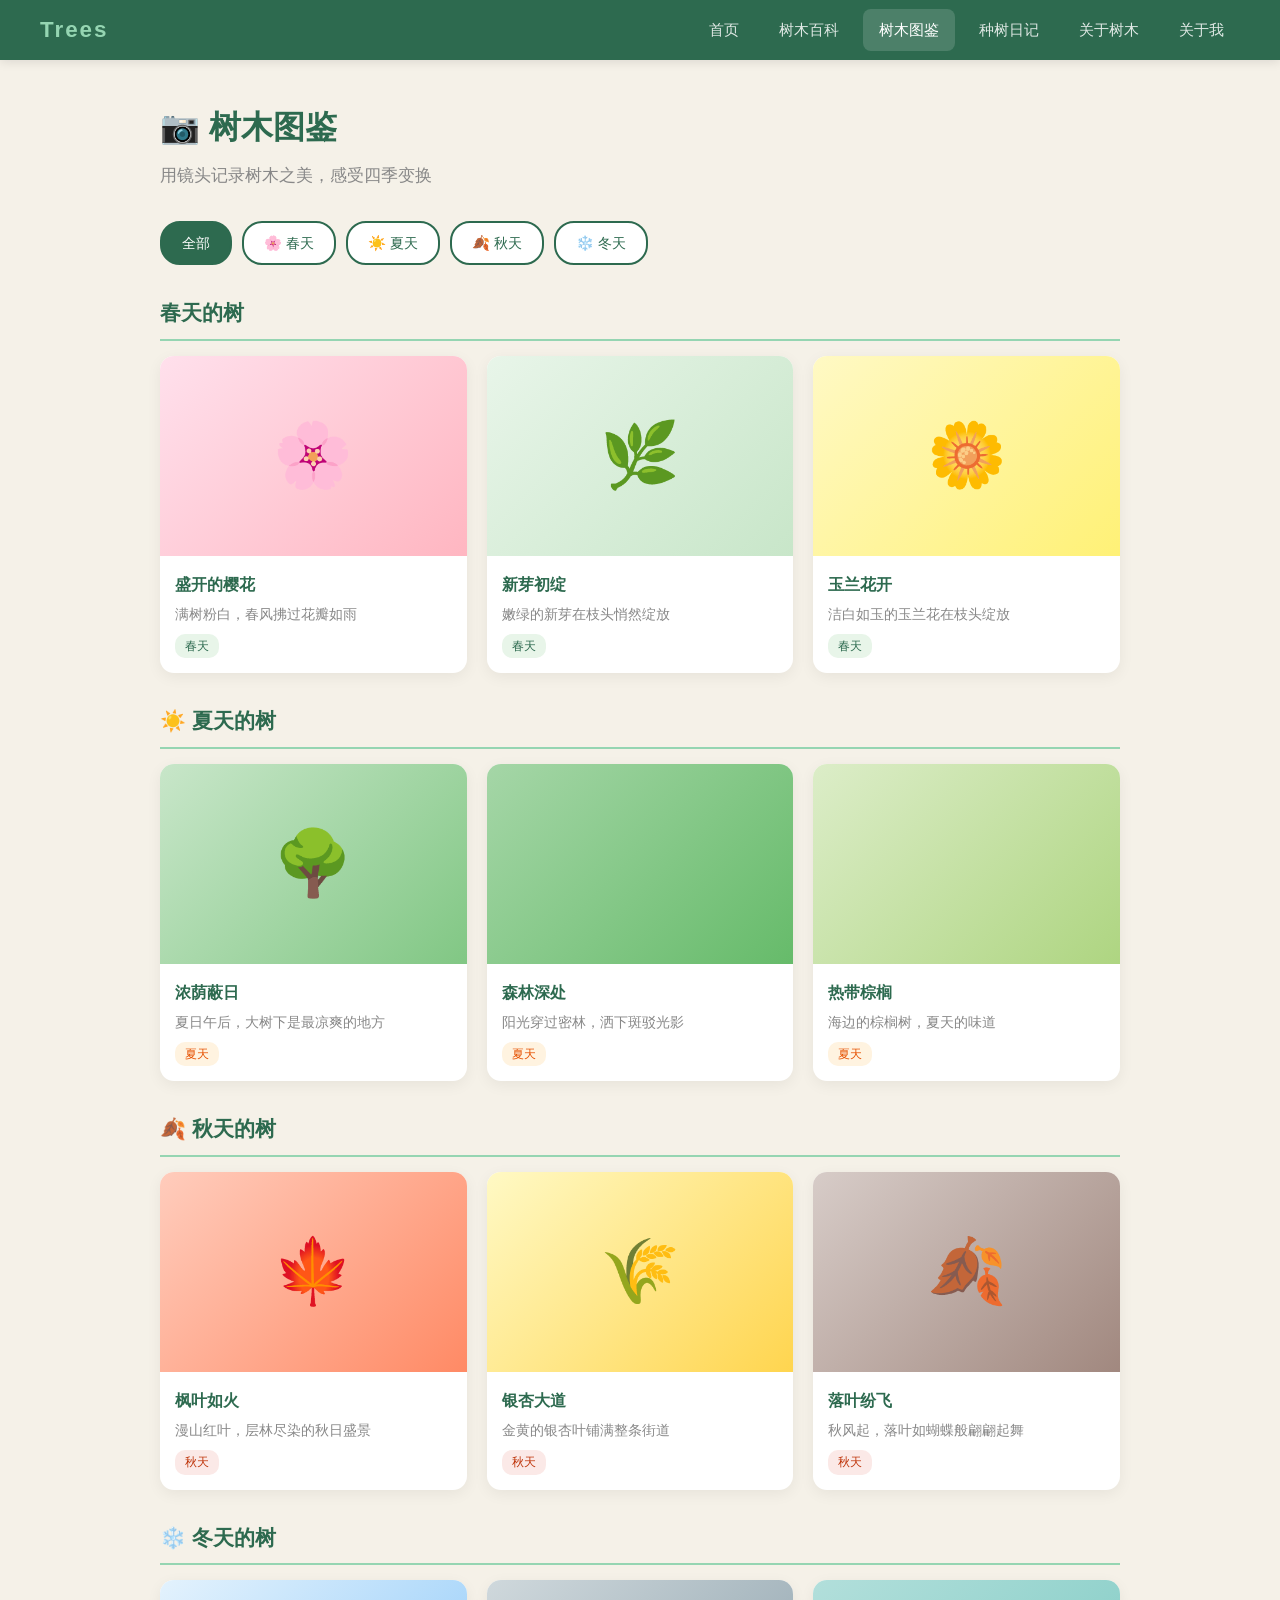
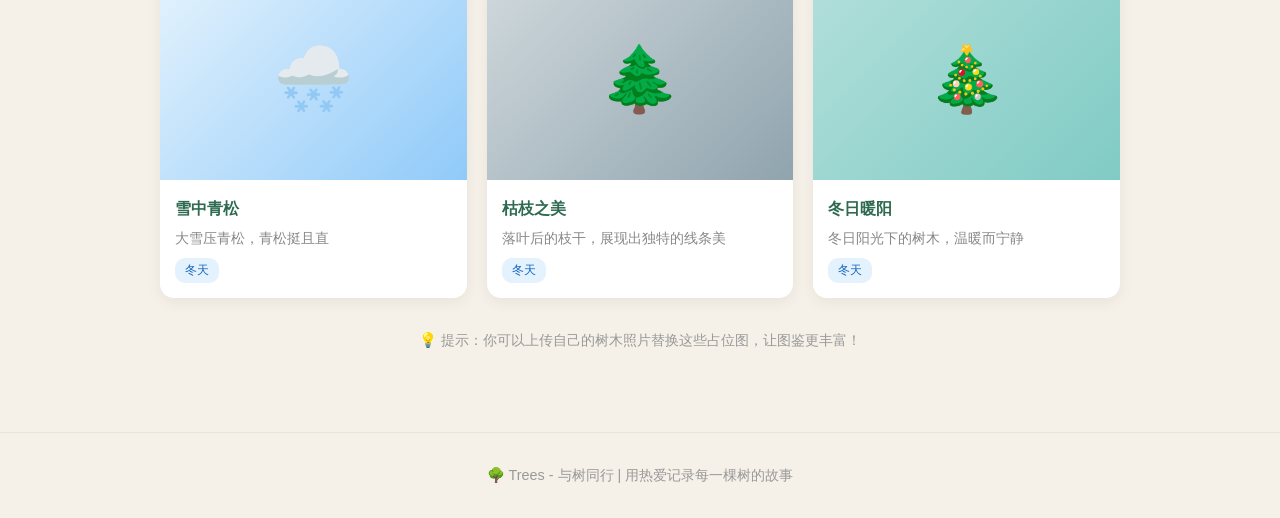
<file: gallery.html>
<!DOCTYPE html>
<html lang="zh-CN">
<head>
    <meta charset="UTF-8">
    <meta name="viewport" content="width=device-width, initial-scale=1.0">
    <title>树木图鉴 - Trees</title>
    <link rel="icon" type="image/png" href="favicon.png">
    <link rel="stylesheet" href="styles.css">
    <style>
        .gallery-grid {
            display: grid;
            grid-template-columns: repeat(3, 1fr);
            gap: 20px;
        }
        @media (max-width: 700px) {
            .gallery-grid { grid-template-columns: repeat(2, 1fr); }
        }
        @media (max-width: 450px) {
            .gallery-grid { grid-template-columns: 1fr; }
        }
        .photo-card {
            background: white;
            border-radius: 14px;
            overflow: hidden;
            box-shadow: 0 4px 15px rgba(0,0,0,0.06);
            transition: transform 0.2s, box-shadow 0.2s;
        }
        .photo-card:hover {
            transform: translateY(-5px);
            box-shadow: 0 8px 25px rgba(0,0,0,0.12);
        }
        .photo-placeholder {
            width: 100%;
            height: 200px;
            display: flex;
            align-items: center;
            justify-content: center;
            font-size: 4em;
        }
        .photo-info {
            padding: 15px;
        }
        .photo-info h4 {
            color: #2D6A4F;
            margin-bottom: 5px;
        }
        .photo-info p {
            color: #888;
            font-size: 0.85em;
        }
        .season-tag {
            display: inline-block;
            font-size: 0.75em;
            padding: 2px 10px;
            border-radius: 10px;
            margin-top: 8px;
        }
        .spring { background: #E8F5E9; color: #2D6A4F; }
        .summer { background: #FFF3E0; color: #E65100; }
        .autumn { background: #FBE9E7; color: #BF360C; }
        .winter { background: #E3F2FD; color: #1565C0; }
        .all-season { background: #F3E5F5; color: #7B1FA2; }

        /* 分类筛选 */
        .filter-bar {
            display: flex;
            gap: 10px;
            margin-bottom: 25px;
            flex-wrap: wrap;
        }
        .filter-btn {
            padding: 8px 20px;
            border-radius: 20px;
            border: 2px solid #2D6A4F;
            background: white;
            color: #2D6A4F;
            cursor: pointer;
            font-size: 0.9em;
            transition: all 0.3s;
        }
        .filter-btn:hover, .filter-btn.active {
            background: #2D6A4F;
            color: white;
        }

        .section-title {
            font-size: 1.3em;
            color: #2D6A4F;
            margin: 30px 0 15px;
            padding-bottom: 8px;
            border-bottom: 2px solid #95D5B2;
        }
    </style>
</head>
<body>
    <div class="navbar">
        <div class="logo"> <span>Trees</span></div>
        <nav>
            <a href="index.html">首页</a>
            <a href="wiki.html">树木百科</a>
            <a href="gallery.html" class="active">树木图鉴</a>
            <a href="blog.html">种树日记</a>
            <a href="about-trees.html">关于树木</a>
            <a href="about.html">关于我</a>
        </nav>
    </div>

    <div class="page-container">
        <h1 class="page-title">📷 树木图鉴</h1>
        <p class="page-subtitle">用镜头记录树木之美，感受四季变换</p>

        <div class="filter-bar">
            <span class="filter-btn active">全部</span>
            <span class="filter-btn">🌸 春天</span>
            <span class="filter-btn">☀️ 夏天</span>
            <span class="filter-btn">🍂 秋天</span>
            <span class="filter-btn">❄️ 冬天</span>
        </div>

        <!-- 春天 -->
        <h2 class="section-title"> 春天的树</h2>
        <div class="gallery-grid">
            <div class="photo-card">
                <div class="photo-placeholder" style="background: linear-gradient(135deg, #FFE0EC, #FFB6C1);">🌸</div>
                <div class="photo-info">
                    <h4>盛开的樱花</h4>
                    <p>满树粉白，春风拂过花瓣如雨</p>
                    <span class="season-tag spring">春天</span>
                </div>
            </div>
            <div class="photo-card">
                <div class="photo-placeholder" style="background: linear-gradient(135deg, #E8F5E9, #C8E6C9);">🌿</div>
                <div class="photo-info">
                    <h4>新芽初绽</h4>
                    <p>嫩绿的新芽在枝头悄然绽放</p>
                    <span class="season-tag spring">春天</span>
                </div>
            </div>
            <div class="photo-card">
                <div class="photo-placeholder" style="background: linear-gradient(135deg, #FFF9C4, #FFF176);">🌼</div>
                <div class="photo-info">
                    <h4>玉兰花开</h4>
                    <p>洁白如玉的玉兰花在枝头绽放</p>
                    <span class="season-tag spring">春天</span>
                </div>
            </div>
        </div>

        <!-- 夏天 -->
        <h2 class="section-title">☀️ 夏天的树</h2>
        <div class="gallery-grid">
            <div class="photo-card">
                <div class="photo-placeholder" style="background: linear-gradient(135deg, #C8E6C9, #81C784);">🌳</div>
                <div class="photo-info">
                    <h4>浓荫蔽日</h4>
                    <p>夏日午后，大树下是最凉爽的地方</p>
                    <span class="season-tag summer">夏天</span>
                </div>
            </div>
            <div class="photo-card">
                <div class="photo-placeholder" style="background: linear-gradient(135deg, #A5D6A7, #66BB6A);"></div>
                <div class="photo-info">
                    <h4>森林深处</h4>
                    <p>阳光穿过密林，洒下斑驳光影</p>
                    <span class="season-tag summer">夏天</span>
                </div>
            </div>
            <div class="photo-card">
                <div class="photo-placeholder" style="background: linear-gradient(135deg, #DCEDC8, #AED581);"></div>
                <div class="photo-info">
                    <h4>热带棕榈</h4>
                    <p>海边的棕榈树，夏天的味道</p>
                    <span class="season-tag summer">夏天</span>
                </div>
            </div>
        </div>

        <!-- 秋天 -->
        <h2 class="section-title">🍂 秋天的树</h2>
        <div class="gallery-grid">
            <div class="photo-card">
                <div class="photo-placeholder" style="background: linear-gradient(135deg, #FFCCBC, #FF8A65);">🍁</div>
                <div class="photo-info">
                    <h4>枫叶如火</h4>
                    <p>漫山红叶，层林尽染的秋日盛景</p>
                    <span class="season-tag autumn">秋天</span>
                </div>
            </div>
            <div class="photo-card">
                <div class="photo-placeholder" style="background: linear-gradient(135deg, #FFF9C4, #FFD54F);">🌾</div>
                <div class="photo-info">
                    <h4>银杏大道</h4>
                    <p>金黄的银杏叶铺满整条街道</p>
                    <span class="season-tag autumn">秋天</span>
                </div>
            </div>
            <div class="photo-card">
                <div class="photo-placeholder" style="background: linear-gradient(135deg, #D7CCC8, #A1887F);">🍂</div>
                <div class="photo-info">
                    <h4>落叶纷飞</h4>
                    <p>秋风起，落叶如蝴蝶般翩翩起舞</p>
                    <span class="season-tag autumn">秋天</span>
                </div>
            </div>
        </div>

        <!-- 冬天 -->
        <h2 class="section-title">❄️ 冬天的树</h2>
        <div class="gallery-grid">
            <div class="photo-card">
                <div class="photo-placeholder" style="background: linear-gradient(135deg, #E3F2FD, #90CAF9);">🌨️</div>
                <div class="photo-info">
                    <h4>雪中青松</h4>
                    <p>大雪压青松，青松挺且直</p>
                    <span class="season-tag winter">冬天</span>
                </div>
            </div>
            <div class="photo-card">
                <div class="photo-placeholder" style="background: linear-gradient(135deg, #CFD8DC, #90A4AE);">🌲</div>
                <div class="photo-info">
                    <h4>枯枝之美</h4>
                    <p>落叶后的枝干，展现出独特的线条美</p>
                    <span class="season-tag winter">冬天</span>
                </div>
            </div>
            <div class="photo-card">
                <div class="photo-placeholder" style="background: linear-gradient(135deg, #B2DFDB, #80CBC4);">🎄</div>
                <div class="photo-info">
                    <h4>冬日暖阳</h4>
                    <p>冬日阳光下的树木，温暖而宁静</p>
                    <span class="season-tag winter">冬天</span>
                </div>
            </div>
        </div>

        <p style="text-align: center; color: #999; margin-top: 30px; font-size: 0.9em;">
            💡 提示：你可以上传自己的树木照片替换这些占位图，让图鉴更丰富！
        </p>
    </div>

    <div class="footer">
        <p>🌳 Trees - 与树同行 | 用热爱记录每一棵树的故事</p>
    </div>
</body>
</html>
</file>
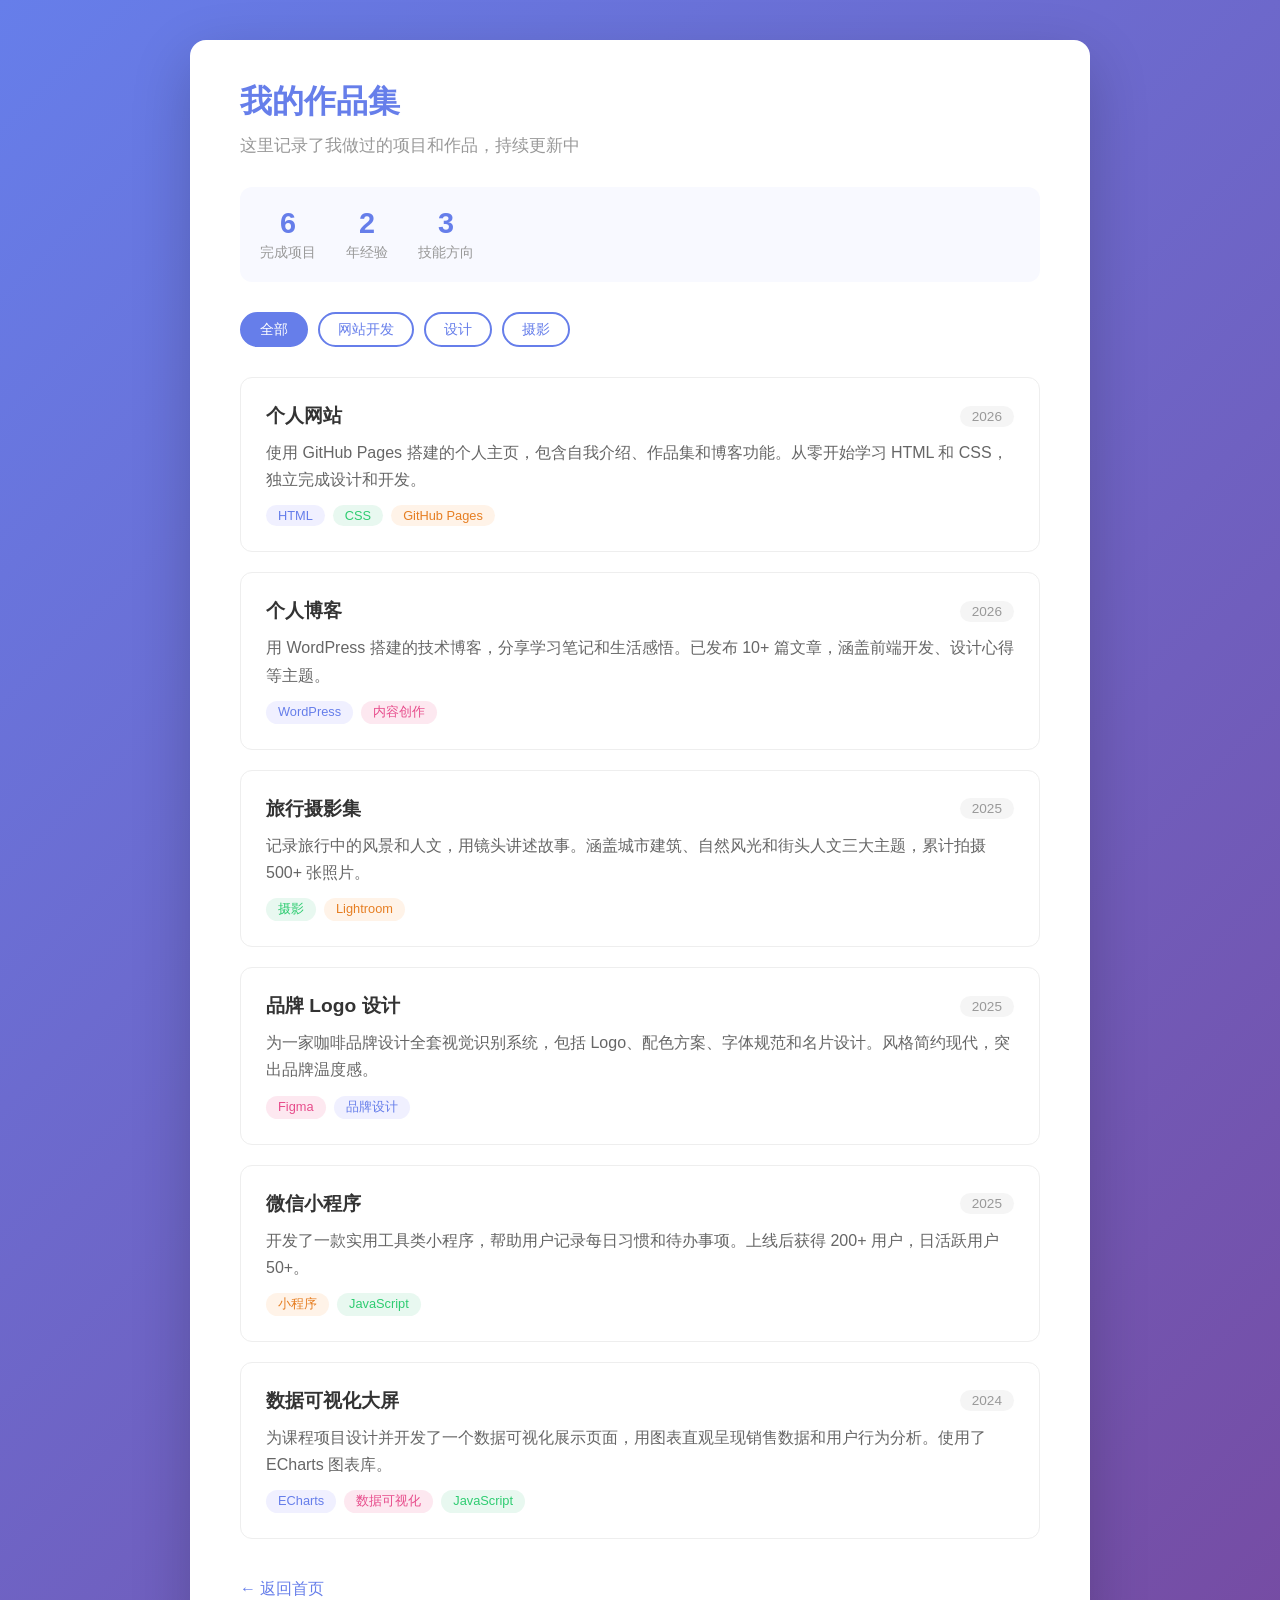
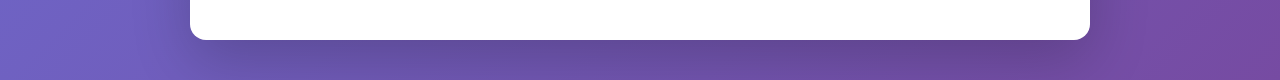
<file: portfolio.html>
<!DOCTYPE html>
<html lang="zh-CN">
<head>
    <meta charset="UTF-8">
    <meta name="viewport" content="width=device-width, initial-scale=1.0">
    <title>作品集</title>
    <link rel="icon" type="image/png" href="favicon.png">
    <style>
        * { margin: 0; padding: 0; box-sizing: border-box; }
        body {
            font-family: "Microsoft YaHei", sans-serif;
            background: linear-gradient(135deg, #667eea 0%, #764ba2 100%);
            min-height: 100vh;
            padding: 40px 20px;
            color: #333;
        }
        .container {
            background: white;
            border-radius: 16px;
            padding: 40px 50px;
            max-width: 900px;
            margin: 0 auto;
            box-shadow: 0 20px 60px rgba(0,0,0,0.2);
        }
        h1 {
            color: #667eea;
            margin-bottom: 10px;
            font-size: 2em;
        }
        .subtitle {
            color: #999;
            margin-bottom: 30px;
            font-size: 1.05em;
        }

        /* 分类标签 */
        .categories {
            display: flex;
            gap: 10px;
            margin-bottom: 30px;
            flex-wrap: wrap;
        }
        .cat-tag {
            padding: 6px 18px;
            border-radius: 20px;
            font-size: 0.9em;
            cursor: pointer;
            border: 2px solid #667eea;
            color: #667eea;
            background: white;
            transition: all 0.3s;
        }
        .cat-tag:hover, .cat-tag.active {
            background: #667eea;
            color: white;
        }

        /* 项目卡片 */
        .project {
            border: 1px solid #eee;
            border-radius: 12px;
            padding: 25px;
            margin-bottom: 20px;
            transition: transform 0.2s, box-shadow 0.2s;
        }
        .project:hover {
            transform: translateY(-3px);
            box-shadow: 0 8px 25px rgba(0,0,0,0.1);
        }
        .project-header {
            display: flex;
            justify-content: space-between;
            align-items: center;
            margin-bottom: 10px;
        }
        .project h3 {
            color: #333;
            font-size: 1.2em;
        }
        .project .year {
            color: #999;
            font-size: 0.85em;
            background: #f5f5f5;
            padding: 3px 12px;
            border-radius: 12px;
        }
        .project .desc {
            color: #666;
            line-height: 1.7;
            margin-bottom: 12px;
        }
        .tags {
            display: flex;
            gap: 8px;
            flex-wrap: wrap;
        }
        .tag {
            font-size: 0.8em;
            padding: 3px 12px;
            border-radius: 12px;
            background: #f0f0ff;
            color: #667eea;
        }
        .tag.green { background: #e8f8f0; color: #2ecc71; }
        .tag.orange { background: #fff3e8; color: #e67e22; }
        .tag.pink { background: #fde8f0; color: #e74c8b; }

        /* 数据统计 */
        .stats {
            display: flex;
            gap: 30px;
            margin: 30px 0;
            padding: 20px;
            background: #f8f9ff;
            border-radius: 12px;
            flex-wrap: wrap;
        }
        .stat-item {
            text-align: center;
        }
        .stat-num {
            font-size: 1.8em;
            font-weight: bold;
            color: #667eea;
        }
        .stat-label {
            font-size: 0.85em;
            color: #999;
            margin-top: 4px;
        }

        .back {
            display: inline-block;
            margin-top: 20px;
            color: #667eea;
            text-decoration: none;
            font-size: 1em;
        }
        .back:hover { text-decoration: underline; }
    </style>
</head>
<body>
    <div class="container">
        <h1>我的作品集</h1>
        <p class="subtitle">这里记录了我做过的项目和作品，持续更新中 </p>

        <!-- 数据统计 -->
        <div class="stats">
            <div class="stat-item">
                <div class="stat-num">6</div>
                <div class="stat-label">完成项目</div>
            </div>
            <div class="stat-item">
                <div class="stat-num">2</div>
                <div class="stat-label">年经验</div>
            </div>
            <div class="stat-item">
                <div class="stat-num">3</div>
                <div class="stat-label">技能方向</div>
            </div>
        </div>

        <!-- 分类标签 -->
        <div class="categories">
            <span class="cat-tag active">全部</span>
            <span class="cat-tag">网站开发</span>
            <span class="cat-tag">设计</span>
            <span class="cat-tag">摄影</span>
        </div>

        <!-- 项目列表 -->
        <div class="project">
            <div class="project-header">
                <h3>个人网站</h3>
                <span class="year">2026</span>
            </div>
            <p class="desc">使用 GitHub Pages 搭建的个人主页，包含自我介绍、作品集和博客功能。从零开始学习 HTML 和 CSS，独立完成设计和开发。</p>
            <div class="tags">
                <span class="tag">HTML</span>
                <span class="tag green">CSS</span>
                <span class="tag orange">GitHub Pages</span>
            </div>
        </div>

        <div class="project">
            <div class="project-header">
                <h3>个人博客</h3>
                <span class="year">2026</span>
            </div>
            <p class="desc">用 WordPress 搭建的技术博客，分享学习笔记和生活感悟。已发布 10+ 篇文章，涵盖前端开发、设计心得等主题。</p>
            <div class="tags">
                <span class="tag">WordPress</span>
                <span class="tag pink">内容创作</span>
            </div>
        </div>

        <div class="project">
            <div class="project-header">
                <h3>旅行摄影集</h3>
                <span class="year">2025</span>
            </div>
            <p class="desc">记录旅行中的风景和人文，用镜头讲述故事。涵盖城市建筑、自然风光和街头人文三大主题，累计拍摄 500+ 张照片。</p>
            <div class="tags">
                <span class="tag green">摄影</span>
                <span class="tag orange">Lightroom</span>
            </div>
        </div>

        <div class="project">
            <div class="project-header">
                <h3>品牌 Logo 设计</h3>
                <span class="year">2025</span>
            </div>
            <p class="desc">为一家咖啡品牌设计全套视觉识别系统，包括 Logo、配色方案、字体规范和名片设计。风格简约现代，突出品牌温度感。</p>
            <div class="tags">
                <span class="tag pink">Figma</span>
                <span class="tag">品牌设计</span>
            </div>
        </div>

        <div class="project">
            <div class="project-header">
                <h3>微信小程序</h3>
                <span class="year">2025</span>
            </div>
            <p class="desc">开发了一款实用工具类小程序，帮助用户记录每日习惯和待办事项。上线后获得 200+ 用户，日活跃用户 50+。</p>
            <div class="tags">
                <span class="tag orange">小程序</span>
                <span class="tag green">JavaScript</span>
            </div>
        </div>

        <div class="project">
            <div class="project-header">
                <h3>数据可视化大屏</h3>
                <span class="year">2024</span>
            </div>
            <p class="desc">为课程项目设计并开发了一个数据可视化展示页面，用图表直观呈现销售数据和用户行为分析。使用了 ECharts 图表库。</p>
            <div class="tags">
                <span class="tag">ECharts</span>
                <span class="tag pink">数据可视化</span>
                <span class="tag green">JavaScript</span>
            </div>
        </div>

        <a href="index.html" class="back">← 返回首页</a>
    </div>
</body>
</html>
</file>
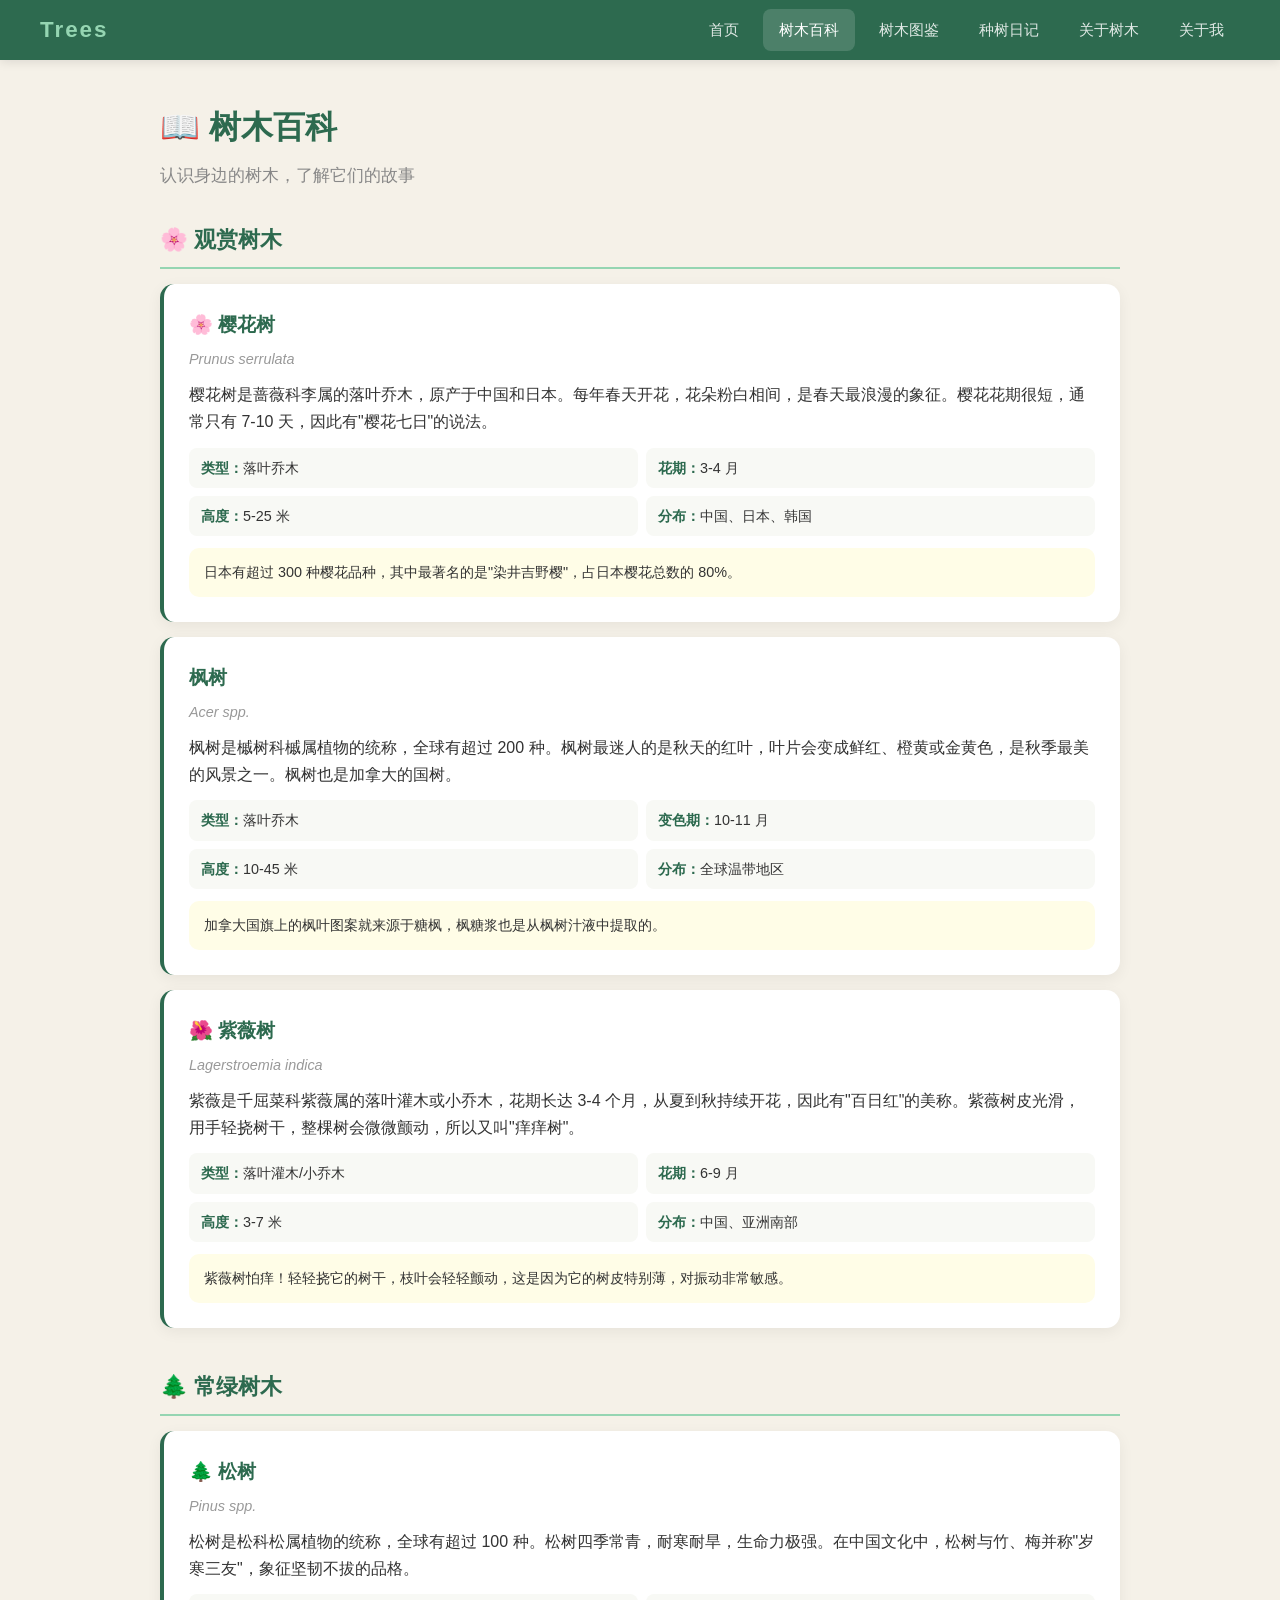
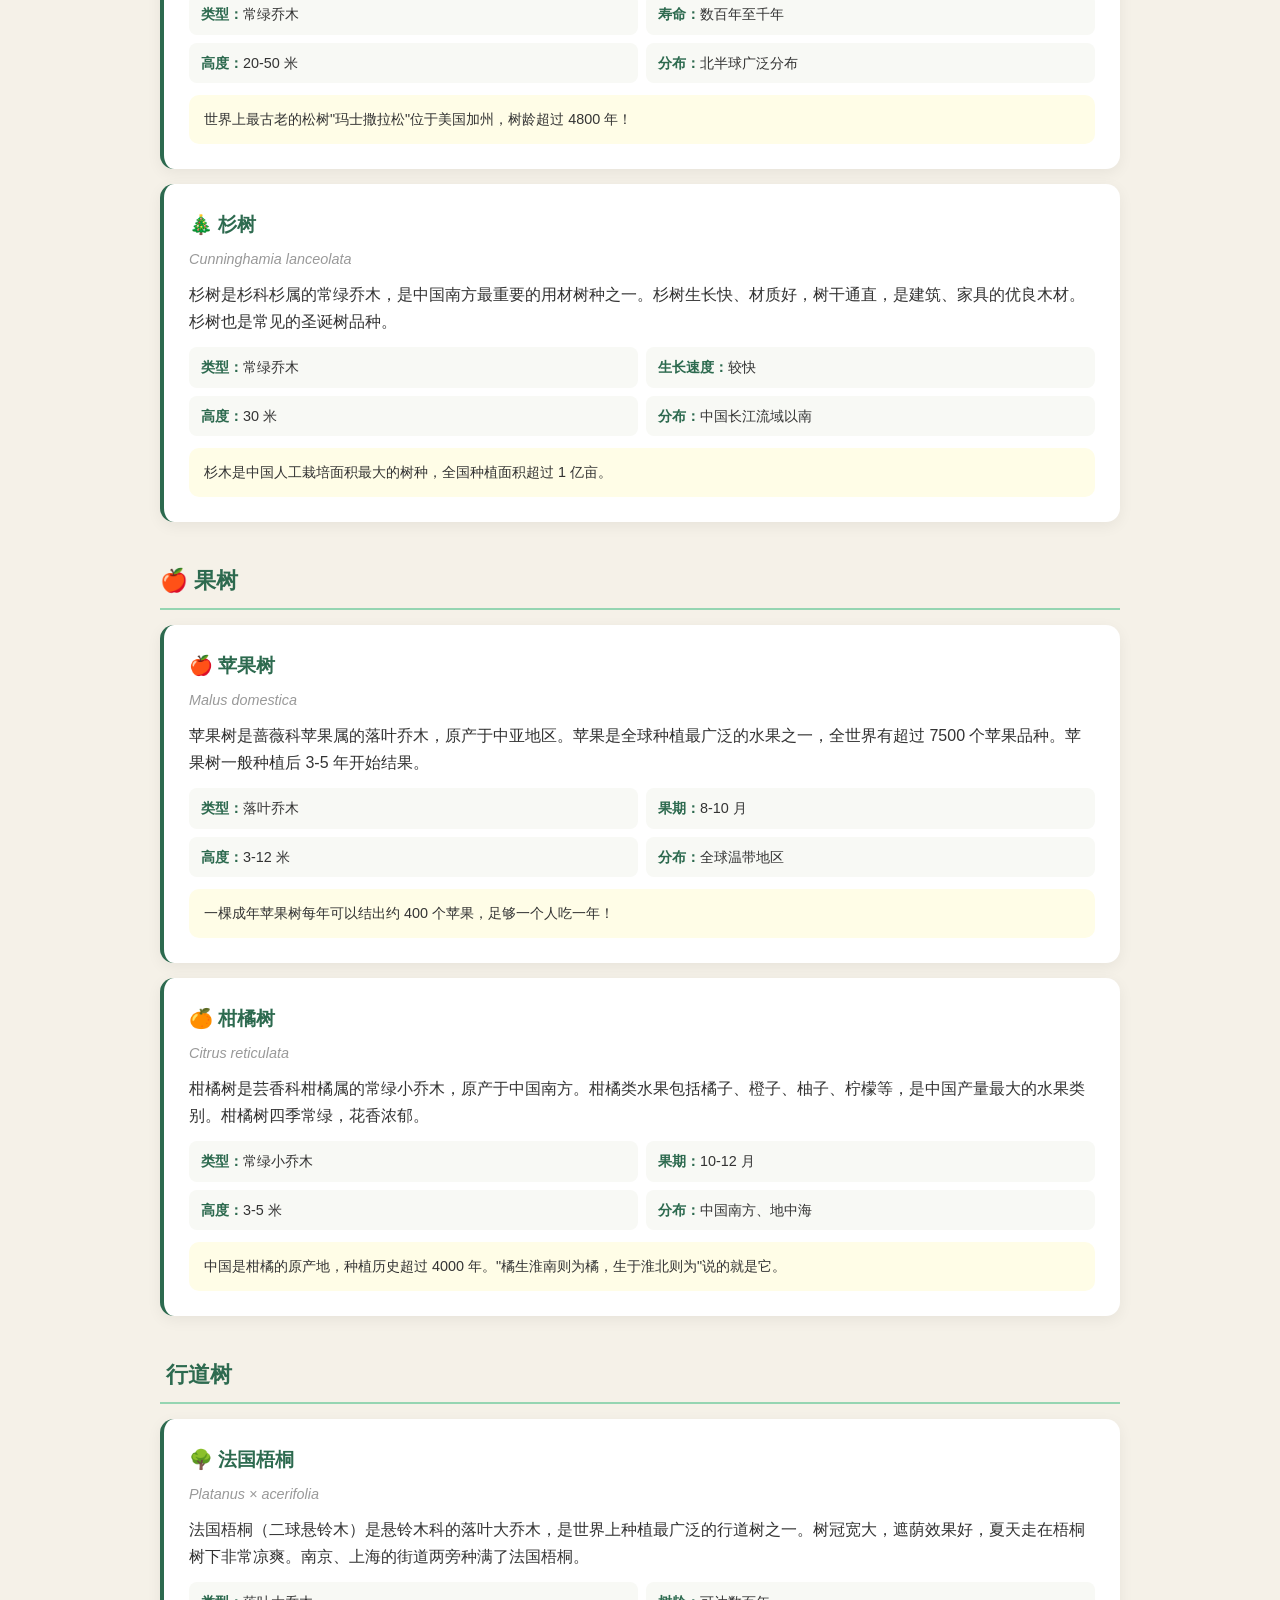
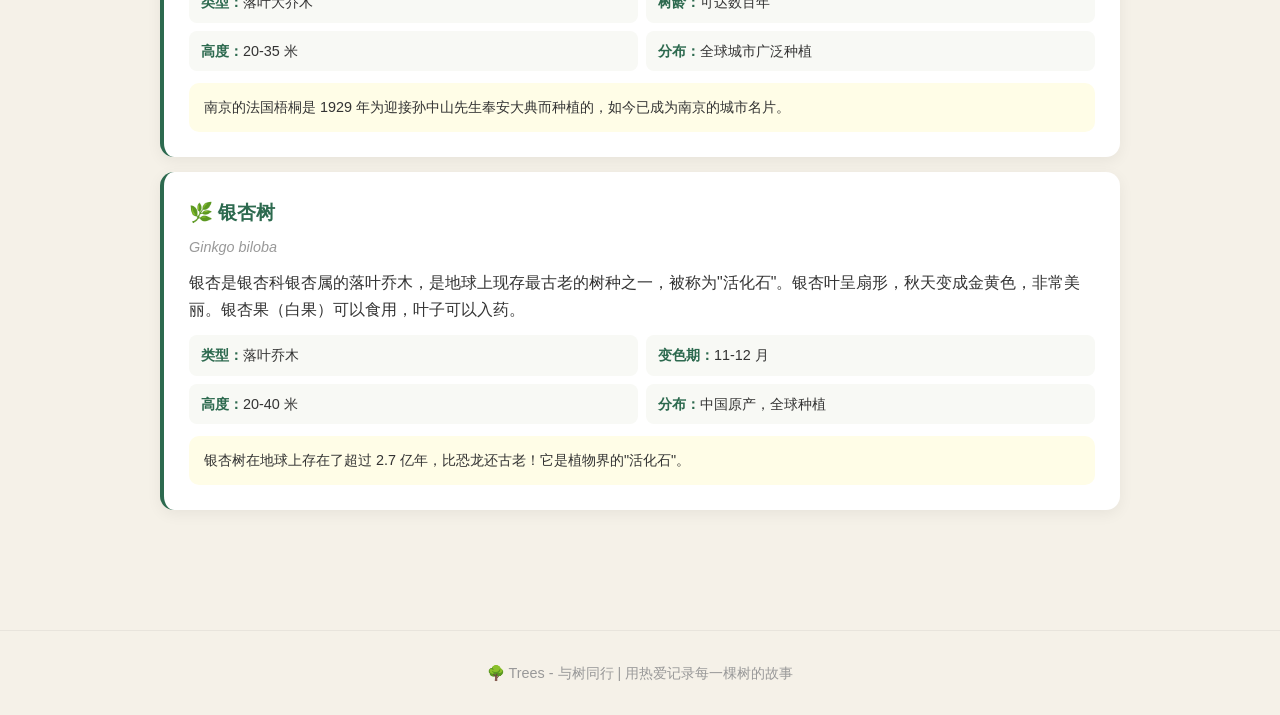
<file: wiki.html>
<!DOCTYPE html>
<html lang="zh-CN">
<head>
    <meta charset="UTF-8">
    <meta name="viewport" content="width=device-width, initial-scale=1.0">
    <title>树木百科 - Trees</title>
    <link rel="icon" type="image/png" href="favicon.png">
    <link rel="stylesheet" href="styles.css">
    <style>
        .category-section { margin-bottom: 40px; }
        .category-title {
            font-size: 1.4em;
            color: #2D6A4F;
            margin-bottom: 15px;
            padding-bottom: 8px;
            border-bottom: 2px solid #95D5B2;
        }
        .tree-detail {
            background: white;
            border-radius: 14px;
            padding: 25px;
            margin-bottom: 15px;
            box-shadow: 0 4px 15px rgba(0,0,0,0.06);
            border-left: 4px solid #2D6A4F;
        }
        .tree-detail h3 {
            color: #2D6A4F;
            font-size: 1.2em;
            margin-bottom: 5px;
        }
        .tree-detail .latin {
            color: #999;
            font-style: italic;
            font-size: 0.9em;
            margin-bottom: 10px;
        }
        .tree-detail .info-grid {
            display: grid;
            grid-template-columns: repeat(2, 1fr);
            gap: 8px;
            margin: 12px 0;
            font-size: 0.9em;
        }
        .tree-detail .info-item {
            background: #f8f9f5;
            padding: 8px 12px;
            border-radius: 8px;
        }
        .tree-detail .info-item strong { color: #2D6A4F; }
        .tree-detail .fun-fact {
            background: #FFFDE7;
            padding: 12px 15px;
            border-radius: 10px;
            margin-top: 10px;
            font-size: 0.9em;
        }
        .tree-detail .fun-fact::before { content: " "; }
        @media (max-width: 600px) {
            .tree-detail .info-grid { grid-template-columns: 1fr; }
        }
    </style>
</head>
<body>
    <div class="navbar">
        <div class="logo"> <span>Trees</span></div>
        <nav>
            <a href="index.html">首页</a>
            <a href="wiki.html" class="active">树木百科</a>
            <a href="gallery.html">树木图鉴</a>
            <a href="blog.html">种树日记</a>
            <a href="about-trees.html">关于树木</a>
            <a href="about.html">关于我</a>
        </nav>
    </div>

    <div class="page-container">
        <h1 class="page-title">📖 树木百科</h1>
        <p class="page-subtitle">认识身边的树木，了解它们的故事</p>

        <!-- 观赏树木 -->
        <div class="category-section">
            <h2 class="category-title">🌸 观赏树木</h2>

            <div class="tree-detail">
                <h3>🌸 樱花树</h3>
                <p class="latin">Prunus serrulata</p>
                <p>樱花树是蔷薇科李属的落叶乔木，原产于中国和日本。每年春天开花，花朵粉白相间，是春天最浪漫的象征。樱花花期很短，通常只有 7-10 天，因此有"樱花七日"的说法。</p>
                <div class="info-grid">
                    <div class="info-item"><strong>类型：</strong>落叶乔木</div>
                    <div class="info-item"><strong>花期：</strong>3-4 月</div>
                    <div class="info-item"><strong>高度：</strong>5-25 米</div>
                    <div class="info-item"><strong>分布：</strong>中国、日本、韩国</div>
                </div>
                <div class="fun-fact">日本有超过 300 种樱花品种，其中最著名的是"染井吉野樱"，占日本樱花总数的 80%。</div>
            </div>

            <div class="tree-detail">
                <h3> 枫树</h3>
                <p class="latin">Acer spp.</p>
                <p>枫树是槭树科槭属植物的统称，全球有超过 200 种。枫树最迷人的是秋天的红叶，叶片会变成鲜红、橙黄或金黄色，是秋季最美的风景之一。枫树也是加拿大的国树。</p>
                <div class="info-grid">
                    <div class="info-item"><strong>类型：</strong>落叶乔木</div>
                    <div class="info-item"><strong>变色期：</strong>10-11 月</div>
                    <div class="info-item"><strong>高度：</strong>10-45 米</div>
                    <div class="info-item"><strong>分布：</strong>全球温带地区</div>
                </div>
                <div class="fun-fact">加拿大国旗上的枫叶图案就来源于糖枫，枫糖浆也是从枫树汁液中提取的。</div>
            </div>

            <div class="tree-detail">
                <h3>🌺 紫薇树</h3>
                <p class="latin">Lagerstroemia indica</p>
                <p>紫薇是千屈菜科紫薇属的落叶灌木或小乔木，花期长达 3-4 个月，从夏到秋持续开花，因此有"百日红"的美称。紫薇树皮光滑，用手轻挠树干，整棵树会微微颤动，所以又叫"痒痒树"。</p>
                <div class="info-grid">
                    <div class="info-item"><strong>类型：</strong>落叶灌木/小乔木</div>
                    <div class="info-item"><strong>花期：</strong>6-9 月</div>
                    <div class="info-item"><strong>高度：</strong>3-7 米</div>
                    <div class="info-item"><strong>分布：</strong>中国、亚洲南部</div>
                </div>
                <div class="fun-fact">紫薇树怕痒！轻轻挠它的树干，枝叶会轻轻颤动，这是因为它的树皮特别薄，对振动非常敏感。</div>
            </div>
        </div>

        <!-- 常绿树木 -->
        <div class="category-section">
            <h2 class="category-title">🌲 常绿树木</h2>

            <div class="tree-detail">
                <h3>🌲 松树</h3>
                <p class="latin">Pinus spp.</p>
                <p>松树是松科松属植物的统称，全球有超过 100 种。松树四季常青，耐寒耐旱，生命力极强。在中国文化中，松树与竹、梅并称"岁寒三友"，象征坚韧不拔的品格。</p>
                <div class="info-grid">
                    <div class="info-item"><strong>类型：</strong>常绿乔木</div>
                    <div class="info-item"><strong>寿命：</strong>数百年至千年</div>
                    <div class="info-item"><strong>高度：</strong>20-50 米</div>
                    <div class="info-item"><strong>分布：</strong>北半球广泛分布</div>
                </div>
                <div class="fun-fact">世界上最古老的松树"玛士撒拉松"位于美国加州，树龄超过 4800 年！</div>
            </div>

            <div class="tree-detail">
                <h3>🎄 杉树</h3>
                <p class="latin">Cunninghamia lanceolata</p>
                <p>杉树是杉科杉属的常绿乔木，是中国南方最重要的用材树种之一。杉树生长快、材质好，树干通直，是建筑、家具的优良木材。杉树也是常见的圣诞树品种。</p>
                <div class="info-grid">
                    <div class="info-item"><strong>类型：</strong>常绿乔木</div>
                    <div class="info-item"><strong>生长速度：</strong>较快</div>
                    <div class="info-item"><strong>高度：</strong>30 米</div>
                    <div class="info-item"><strong>分布：</strong>中国长江流域以南</div>
                </div>
                <div class="fun-fact">杉木是中国人工栽培面积最大的树种，全国种植面积超过 1 亿亩。</div>
            </div>
        </div>

        <!-- 果树 -->
        <div class="category-section">
            <h2 class="category-title">🍎 果树</h2>

            <div class="tree-detail">
                <h3>🍎 苹果树</h3>
                <p class="latin">Malus domestica</p>
                <p>苹果树是蔷薇科苹果属的落叶乔木，原产于中亚地区。苹果是全球种植最广泛的水果之一，全世界有超过 7500 个苹果品种。苹果树一般种植后 3-5 年开始结果。</p>
                <div class="info-grid">
                    <div class="info-item"><strong>类型：</strong>落叶乔木</div>
                    <div class="info-item"><strong>果期：</strong>8-10 月</div>
                    <div class="info-item"><strong>高度：</strong>3-12 米</div>
                    <div class="info-item"><strong>分布：</strong>全球温带地区</div>
                </div>
                <div class="fun-fact">一棵成年苹果树每年可以结出约 400 个苹果，足够一个人吃一年！</div>
            </div>

            <div class="tree-detail">
                <h3>🍊 柑橘树</h3>
                <p class="latin">Citrus reticulata</p>
                <p>柑橘树是芸香科柑橘属的常绿小乔木，原产于中国南方。柑橘类水果包括橘子、橙子、柚子、柠檬等，是中国产量最大的水果类别。柑橘树四季常绿，花香浓郁。</p>
                <div class="info-grid">
                    <div class="info-item"><strong>类型：</strong>常绿小乔木</div>
                    <div class="info-item"><strong>果期：</strong>10-12 月</div>
                    <div class="info-item"><strong>高度：</strong>3-5 米</div>
                    <div class="info-item"><strong>分布：</strong>中国南方、地中海</div>
                </div>
                <div class="fun-fact">中国是柑橘的原产地，种植历史超过 4000 年。"橘生淮南则为橘，生于淮北则为"说的就是它。</div>
            </div>
        </div>

        <!-- 行道树 -->
        <div class="category-section">
            <h2 class="category-title">️ 行道树</h2>

            <div class="tree-detail">
                <h3>🌳 法国梧桐</h3>
                <p class="latin">Platanus × acerifolia</p>
                <p>法国梧桐（二球悬铃木）是悬铃木科的落叶大乔木，是世界上种植最广泛的行道树之一。树冠宽大，遮荫效果好，夏天走在梧桐树下非常凉爽。南京、上海的街道两旁种满了法国梧桐。</p>
                <div class="info-grid">
                    <div class="info-item"><strong>类型：</strong>落叶大乔木</div>
                    <div class="info-item"><strong>树龄：</strong>可达数百年</div>
                    <div class="info-item"><strong>高度：</strong>20-35 米</div>
                    <div class="info-item"><strong>分布：</strong>全球城市广泛种植</div>
                </div>
                <div class="fun-fact">南京的法国梧桐是 1929 年为迎接孙中山先生奉安大典而种植的，如今已成为南京的城市名片。</div>
            </div>

            <div class="tree-detail">
                <h3>🌿 银杏树</h3>
                <p class="latin">Ginkgo biloba</p>
                <p>银杏是银杏科银杏属的落叶乔木，是地球上现存最古老的树种之一，被称为"活化石"。银杏叶呈扇形，秋天变成金黄色，非常美丽。银杏果（白果）可以食用，叶子可以入药。</p>
                <div class="info-grid">
                    <div class="info-item"><strong>类型：</strong>落叶乔木</div>
                    <div class="info-item"><strong>变色期：</strong>11-12 月</div>
                    <div class="info-item"><strong>高度：</strong>20-40 米</div>
                    <div class="info-item"><strong>分布：</strong>中国原产，全球种植</div>
                </div>
                <div class="fun-fact">银杏树在地球上存在了超过 2.7 亿年，比恐龙还古老！它是植物界的"活化石"。</div>
            </div>
        </div>
    </div>

    <div class="footer">
        <p>🌳 Trees - 与树同行 | 用热爱记录每一棵树的故事</p>
    </div>
</body>
</html>
</file>
<file: styles.css>
/* ===== 全局样式 ===== */
* { margin: 0; padding: 0; box-sizing: border-box; }

body {
    font-family: "Microsoft YaHei", "PingFang SC", sans-serif;
    background: #F5F1E8;
    color: #333;
    line-height: 1.7;
}

a { text-decoration: none; color: inherit; }

/* ===== 导航栏 ===== */
.navbar {
    background: #2D6A4F;
    padding: 0 40px;
    display: flex;
    align-items: center;
    justify-content: space-between;
    height: 60px;
    position: sticky;
    top: 0;
    z-index: 100;
    box-shadow: 0 2px 10px rgba(0,0,0,0.1);
}
.navbar .logo {
    color: white;
    font-size: 1.4em;
    font-weight: bold;
    letter-spacing: 2px;
}
.navbar .logo span { color: #95D5B2; }
.navbar nav { display: flex; gap: 8px; }
.navbar nav a {
    color: rgba(255,255,255,0.85);
    padding: 8px 16px;
    border-radius: 8px;
    font-size: 0.95em;
    transition: all 0.3s;
}
.navbar nav a:hover, .navbar nav a.active {
    background: rgba(255,255,255,0.15);
    color: white;
}

/* ===== 页面容器 ===== */
.page-container {
    max-width: 1000px;
    margin: 0 auto;
    padding: 40px 20px;
}

/* ===== 页面标题 ===== */
.page-title {
    font-size: 2em;
    color: #2D6A4F;
    margin-bottom: 8px;
}
.page-subtitle {
    color: #888;
    font-size: 1.05em;
    margin-bottom: 30px;
}

/* ===== 卡片 ===== */
.card {
    background: white;
    border-radius: 14px;
    padding: 28px;
    margin-bottom: 20px;
    box-shadow: 0 4px 15px rgba(0,0,0,0.06);
    transition: transform 0.2s, box-shadow 0.2s;
}
.card:hover {
    transform: translateY(-3px);
    box-shadow: 0 8px 25px rgba(0,0,0,0.1);
}
.card h3 {
    color: #2D6A4F;
    font-size: 1.2em;
    margin-bottom: 8px;
}
.card p {
    color: #666;
    line-height: 1.7;
}

/* ===== 标签 ===== */
.tag {
    display: inline-block;
    font-size: 0.8em;
    padding: 3px 12px;
    border-radius: 12px;
    margin: 3px 4px 3px 0;
}
.tag-green { background: #E8F5E9; color: #2D6A4F; }
.tag-brown { background: #FFF3E0; color: #8B6914; }
.tag-yellow { background: #FFFDE7; color: #9E8C2A; }
.tag-pink { background: #FCE4EC; color: #C2185B; }

/* ===== 网格布局 ===== */
.grid-2 {
    display: grid;
    grid-template-columns: repeat(2, 1fr);
    gap: 20px;
}
.grid-3 {
    display: grid;
    grid-template-columns: repeat(3, 1fr);
    gap: 20px;
}
@media (max-width: 700px) {
    .grid-2, .grid-3 { grid-template-columns: 1fr; }
}

/* ===== 按钮 ===== */
.btn {
    display: inline-block;
    padding: 10px 24px;
    background: #2D6A4F;
    color: white;
    border-radius: 10px;
    font-size: 0.95em;
    transition: background 0.3s;
    border: none;
    cursor: pointer;
}
.btn:hover { background: #40916C; }

/* ===== 页脚 ===== */
.footer {
    text-align: center;
    padding: 30px;
    color: #999;
    font-size: 0.9em;
    border-top: 1px solid #e8e4dc;
    margin-top: 40px;
}
.footer a { color: #2D6A4F; }
</file>
